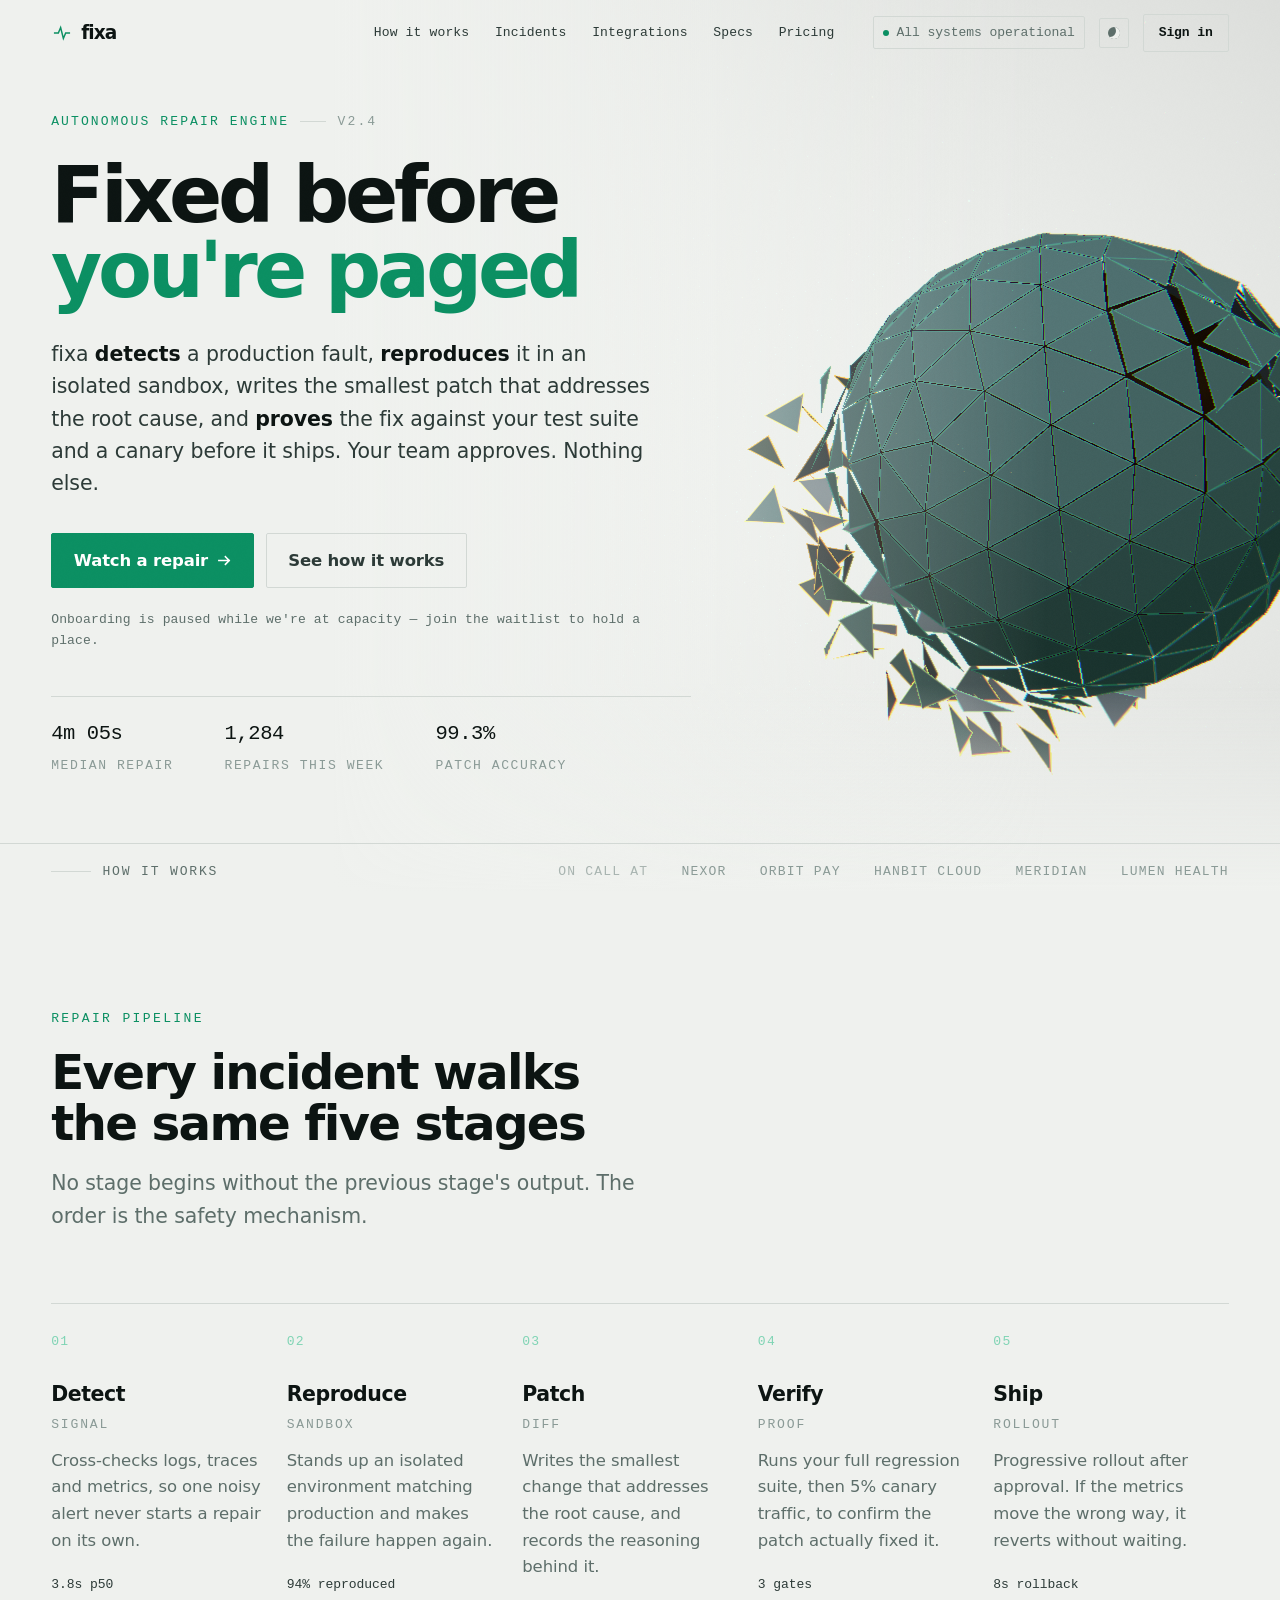
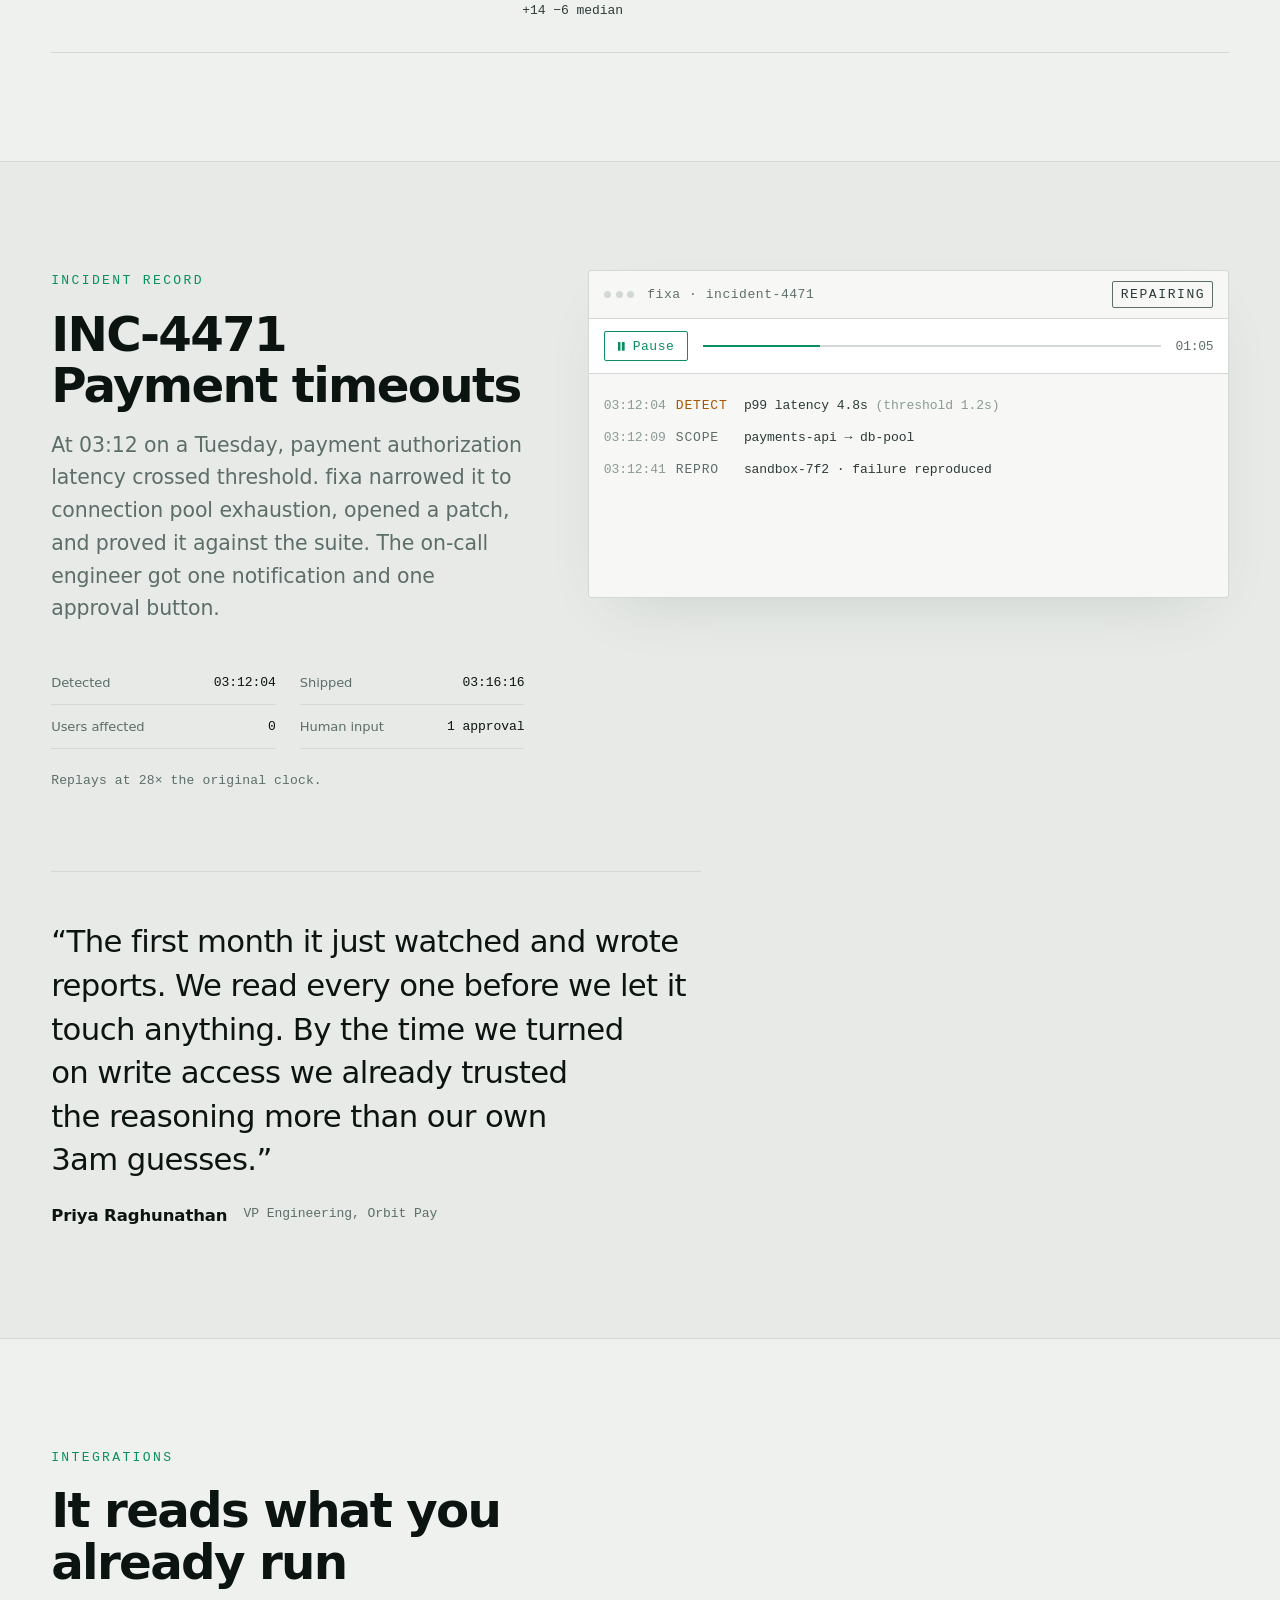
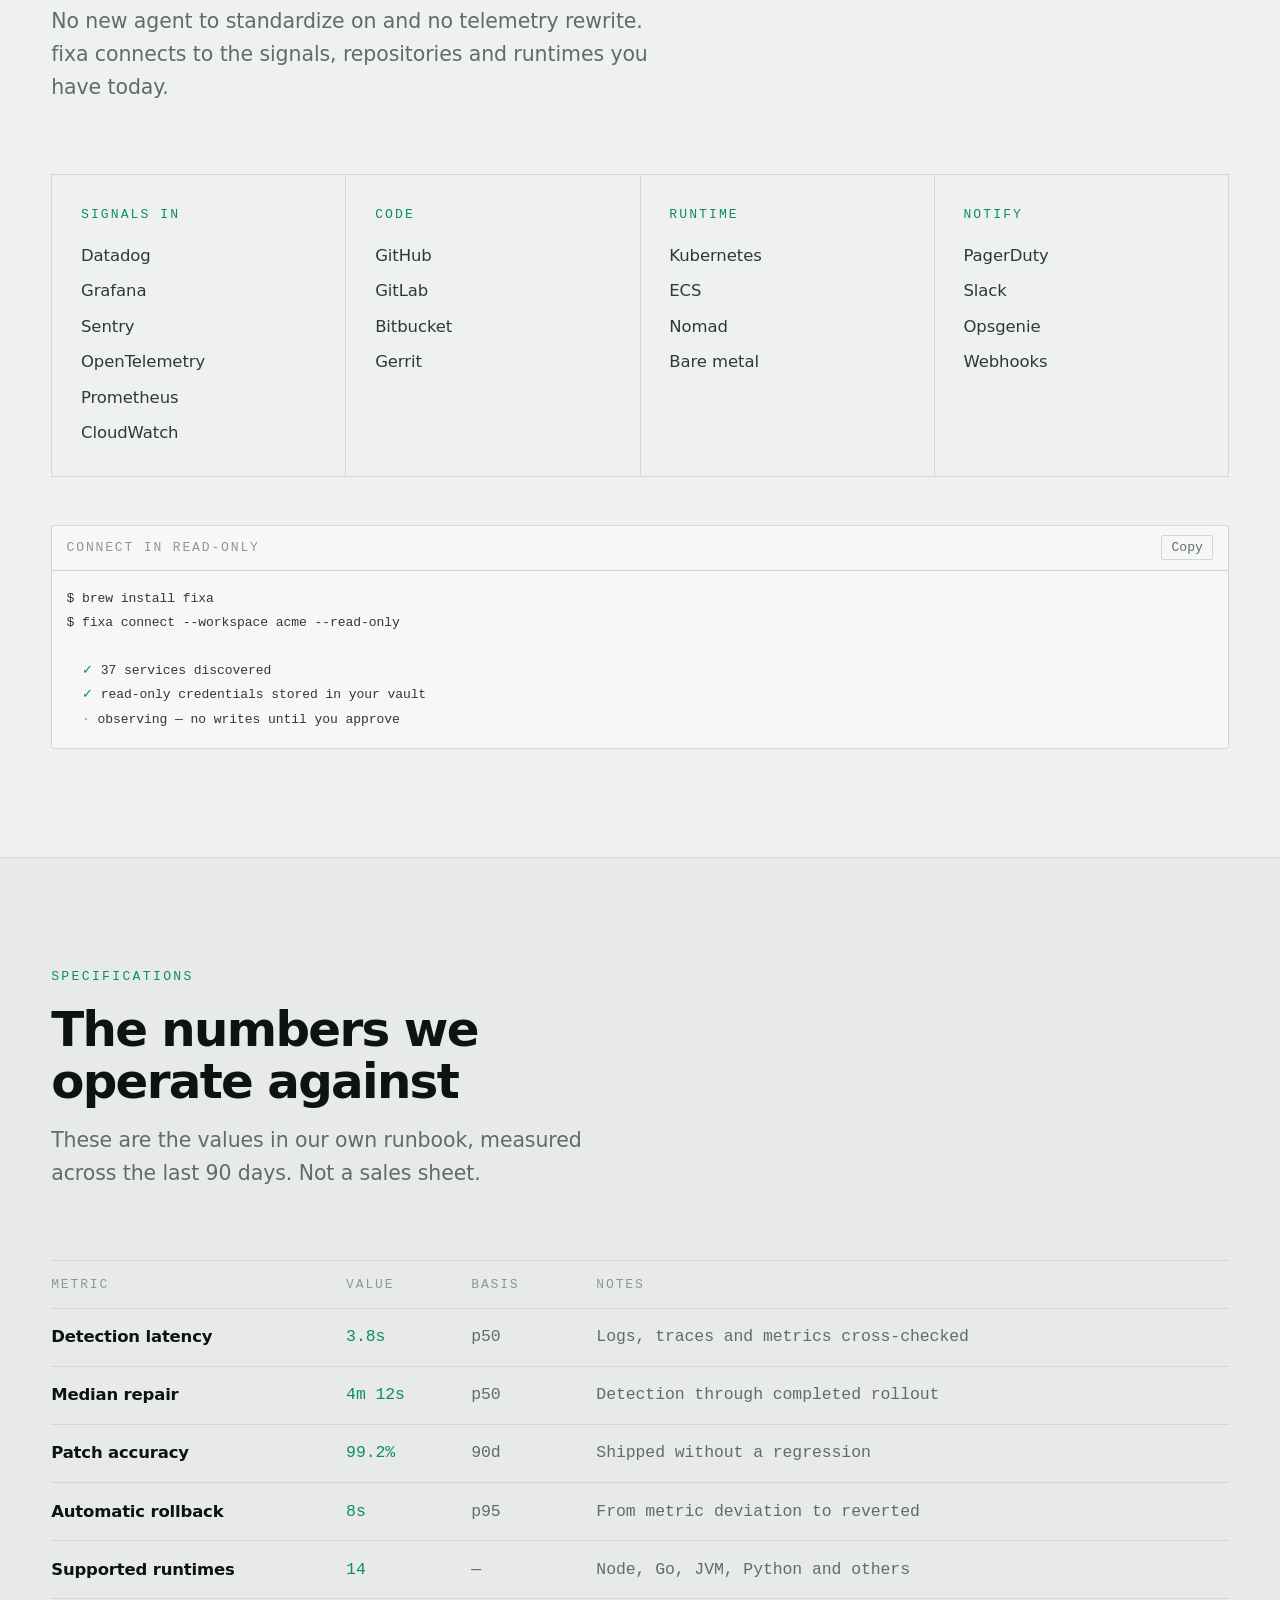
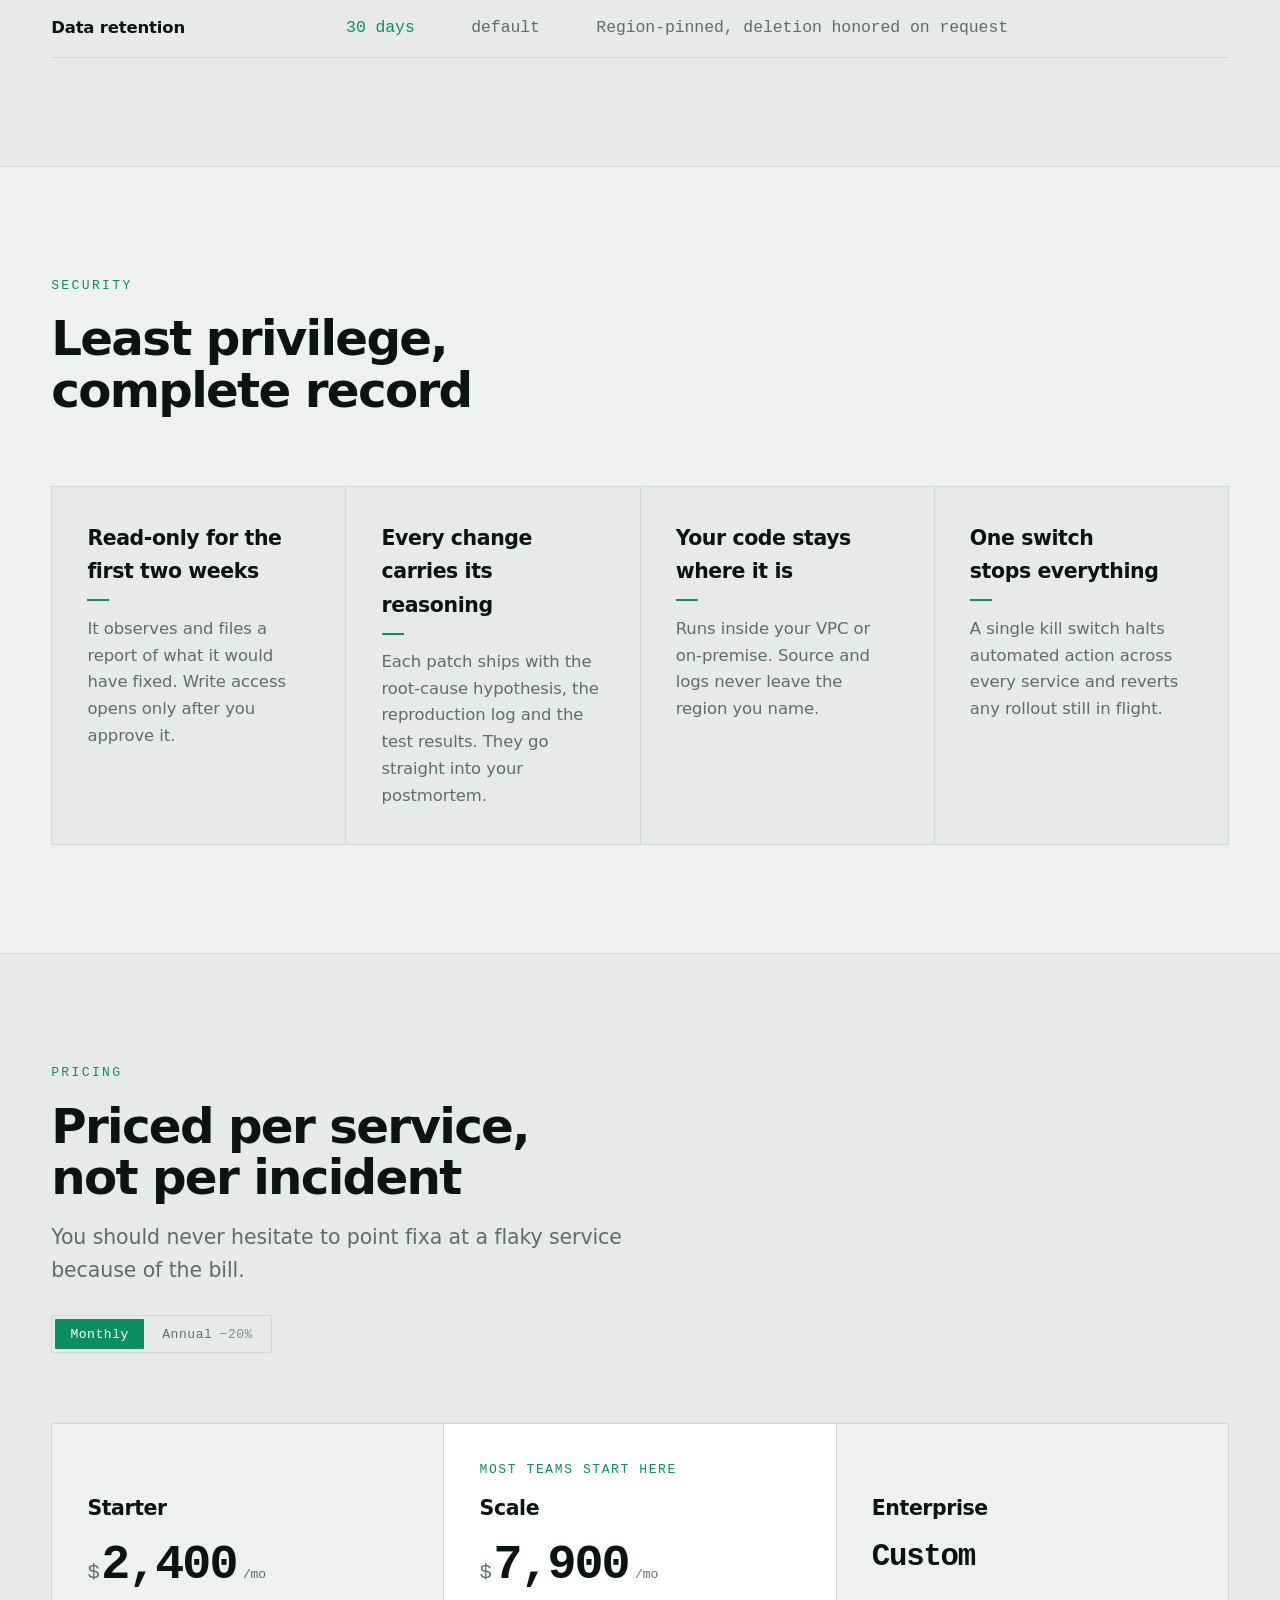
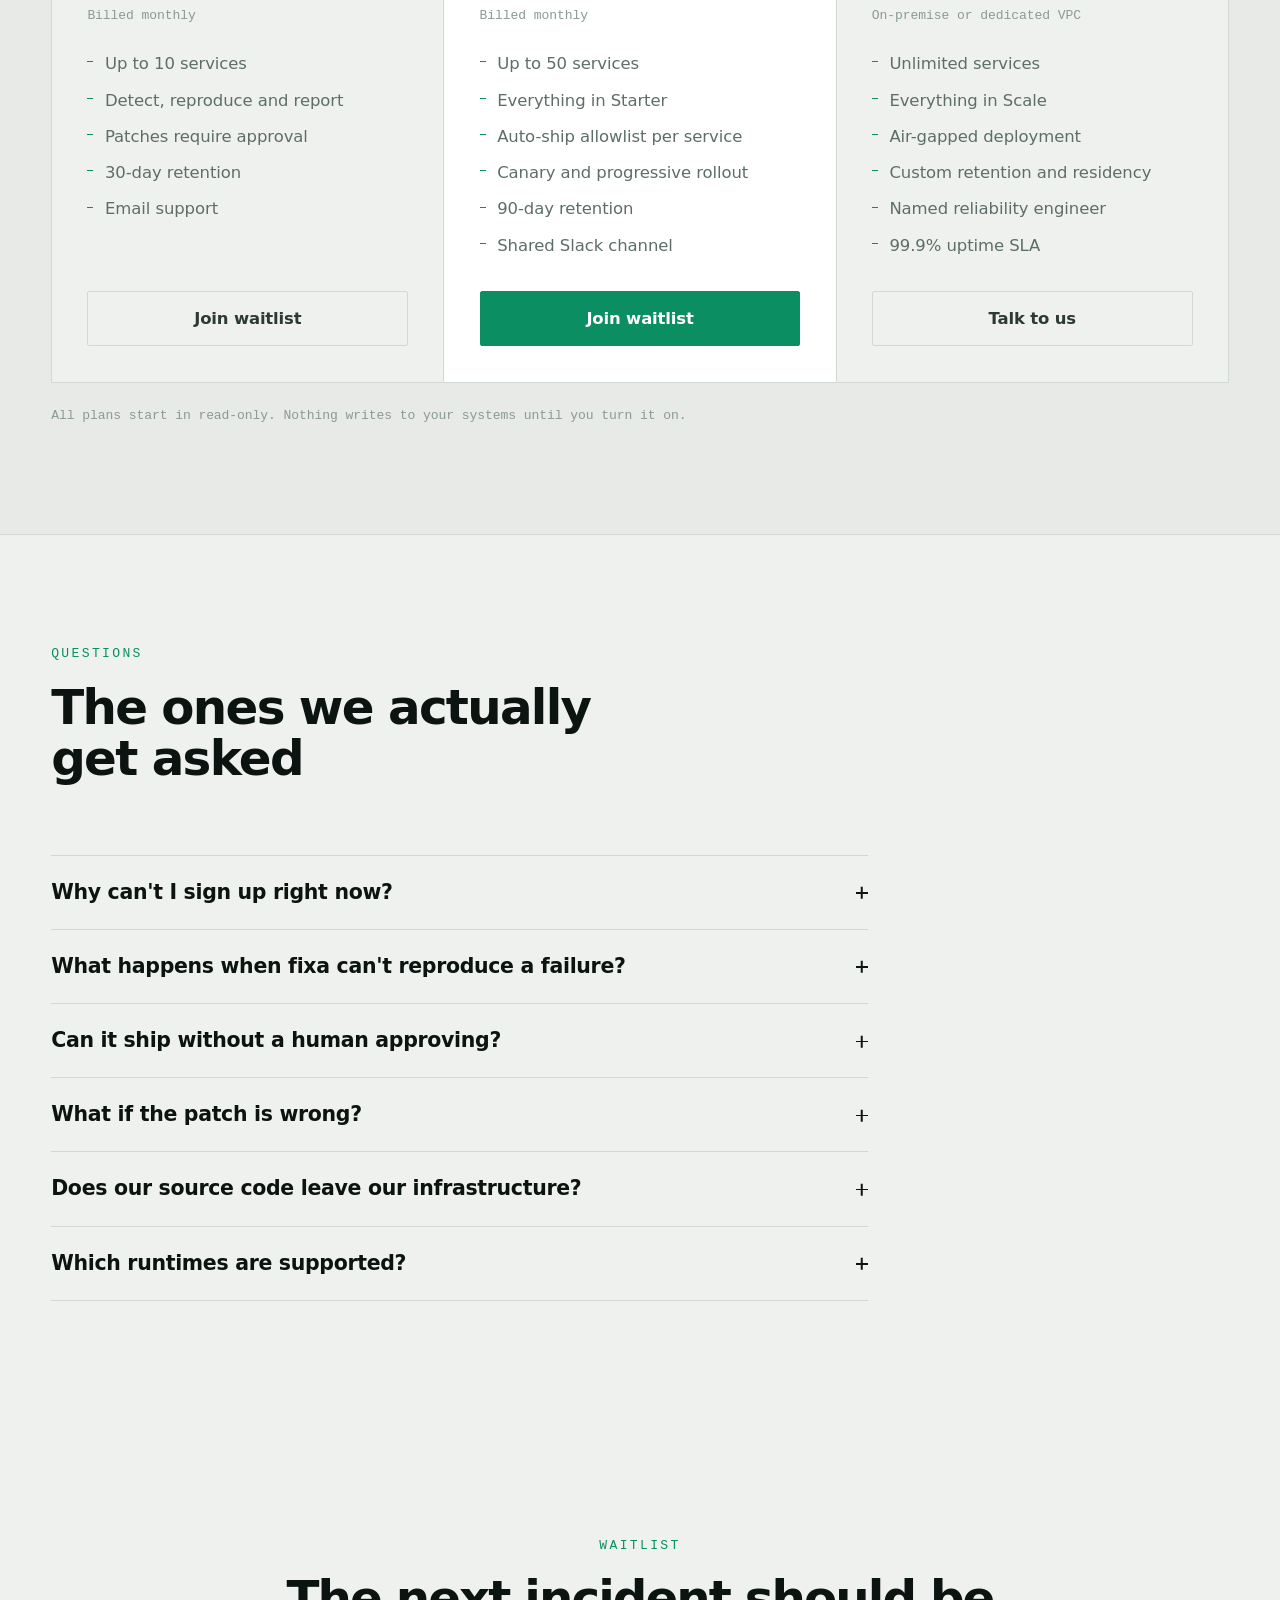
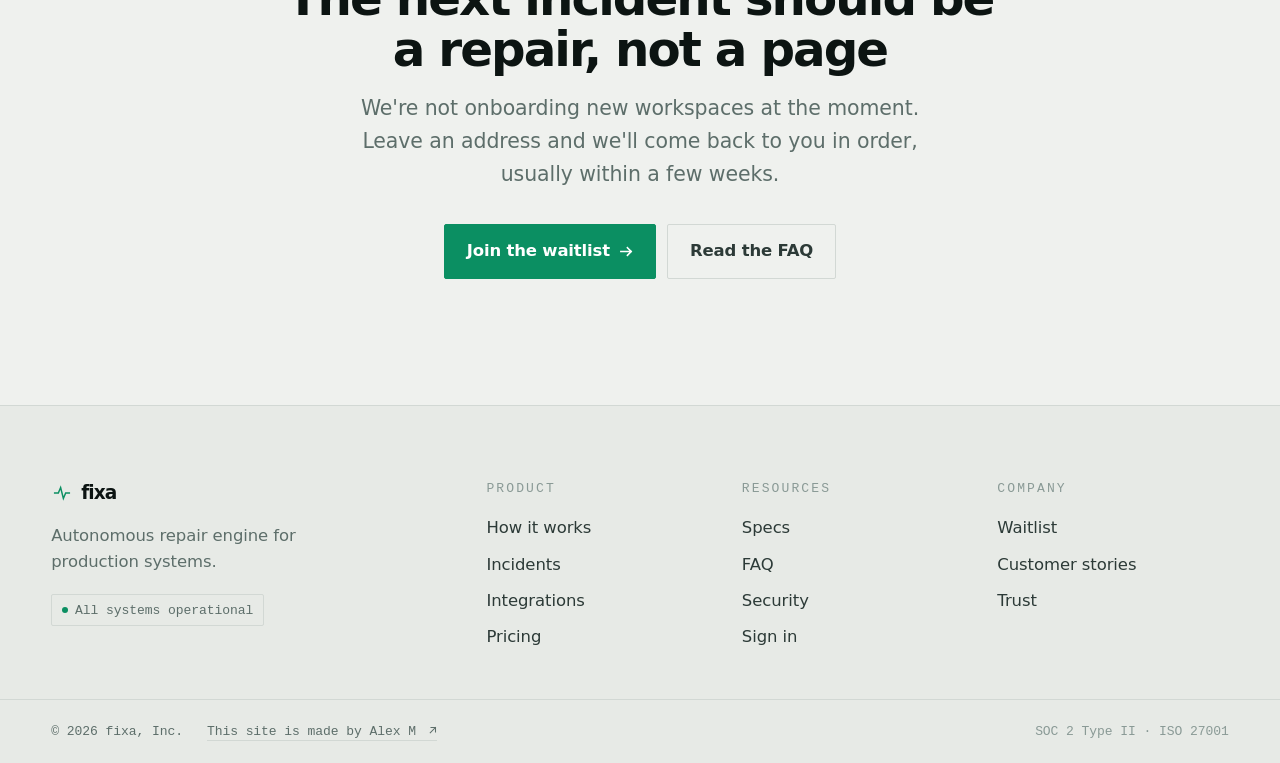
<file: index.html>
<!doctype html>
<html lang="en">
<head>
<meta charset="utf-8" />
<meta name="viewport" content="width=device-width, initial-scale=1, viewport-fit=cover" />
<title>fixa — Fixed before you're paged</title>
<meta name="description" content="fixa is an autonomous repair engine. It detects a production fault, reproduces it in an isolated sandbox, writes the smallest patch that fixes it, and proves the fix before shipping." />
<meta name="color-scheme" content="dark light" />
<link rel="stylesheet" href="assets/css/fixa.css" />
<script>
  /* marks that scripting is live, so scroll-reveal may hide things */
  document.documentElement.classList.add('js');
  /* restore a stored override before first paint; otherwise the OS decides */
  try {
    var t = localStorage.getItem('fixa-theme');
    if (t) document.documentElement.setAttribute('data-theme', t);
  } catch (e) {}
</script>
</head>
<body>

<a class="skip" href="#main">Skip to content</a>

<!-- ───────────────────────────────────────── nav -->
<header class="nav" id="nav">
  <div class="nav__in">
    <a class="brand" href="./" aria-label="fixa home">
      <span class="brand__mark" aria-hidden="true">
        <svg viewBox="0 0 24 24" fill="none" stroke="currentColor" stroke-width="1.6" stroke-linecap="square">
          <path d="M4 12h4l2.5-6 3 12L16 12h4" />
        </svg>
      </span>
      <span class="brand__word">fixa</span>
    </a>

    <nav class="nav__links" id="navlinks" aria-label="Primary">
      <a href="#how">How it works</a>
      <a href="#proof">Incidents</a>
      <a href="#connect">Integrations</a>
      <a href="#spec">Specs</a>
      <a href="#pricing">Pricing</a>
    </nav>

    <div class="nav__end">
      <p class="status" role="status">
        <span class="status__dot" aria-hidden="true"></span>
        <span class="status__txt">All systems operational</span>
      </p>
      <button class="themebtn" type="button" id="themebtn" aria-label="Toggle light and dark">
        <span class="themebtn__ico" aria-hidden="true"></span>
      </button>
      <a class="btn btn--sm" href="login.html">Sign in</a>
      <button class="menubtn" type="button" id="menubtn"
              aria-expanded="false" aria-controls="mobilemenu" aria-label="Open menu">
        <span class="menubtn__box" aria-hidden="true"><i></i><i></i></span>
      </button>
    </div>
  </div>

  <div class="mobilemenu" id="mobilemenu" hidden>
    <nav aria-label="Mobile">
      <a href="#how">How it works</a>
      <a href="#proof">Incidents</a>
      <a href="#connect">Integrations</a>
      <a href="#spec">Specs</a>
      <a href="#pricing">Pricing</a>
      <a href="#faq">FAQ</a>
    </nav>
    <div class="mobilemenu__ft">
      <p class="status">
        <span class="status__dot" aria-hidden="true"></span>
        <span class="status__txt">All systems operational</span>
      </p>
      <a class="btn btn--primary" href="login.html">Sign in</a>
    </div>
  </div>
</header>

<main id="main">

<!-- ───────────────────────────────────────── hero -->
<section class="hero" id="hero">

  <div class="stage" aria-hidden="true">
    <canvas id="gl" class="stage__gl"></canvas>
    <div class="stage__fb"></div>
    <div class="stage__scrim"></div>
  </div>

  <div class="hero__grid">
    <div class="hero__lede">
      <p class="eyebrow">
        <span class="eyebrow__k">Autonomous repair engine</span>
        <span class="eyebrow__sep" aria-hidden="true"></span>
        <span class="eyebrow__v">v2.4</span>
      </p>

      <h1 class="display" id="headline">
        <span class="display__ln" data-scramble>Fixed before</span>
        <span class="display__ln display__ln--accent" data-scramble data-delay="260">you're paged</span>
      </h1>

      <p class="lede">
        fixa <em>detects</em> a production fault, <em>reproduces</em> it in an isolated
        sandbox, writes the smallest patch that addresses the root cause, and
        <em>proves</em> the fix against your test suite and a canary before it ships.
        Your team approves. Nothing else.
      </p>

      <div class="ctarow">
        <a class="btn btn--primary" href="#proof" data-play>
          <span>Watch a repair</span>
          <svg class="btn__arw" viewBox="0 0 16 16" fill="none" stroke="currentColor" stroke-width="1.7" aria-hidden="true"><path d="M2 8h11M9 4l4 4-4 4" stroke-linecap="square"/></svg>
        </a>
        <a class="btn btn--ghost" href="#how">See how it works</a>
      </div>

      <p class="microcopy">
        Onboarding is paused while we're at capacity — join the waitlist to hold a place.
      </p>

      <dl class="stats" aria-label="Fleet metrics, last 7 days">
        <div class="stat">
          <dt>Median repair</dt>
          <dd><span class="num" data-tick="mttr">4m 12s</span></dd>
        </div>
        <div class="stat">
          <dt>Repairs this week</dt>
          <dd><span class="num" data-tick="fixed">1,284</span></dd>
        </div>
        <div class="stat">
          <dt>Patch accuracy</dt>
          <dd><span class="num" data-tick="acc">99.2%</span></dd>
        </div>
      </dl>
    </div>
  </div>

  <div class="hero__base">
    <a class="scrollcue" href="#how">
      <span class="scrollcue__ln" aria-hidden="true"></span>
      <span>How it works</span>
    </a>
    <div class="marks">
      <p class="marks__lb">On call at</p>
      <ul aria-label="Customers">
        <li>NEXOR</li><li>Orbit&nbsp;Pay</li><li>Hanbit&nbsp;Cloud</li><li>Meridian</li><li>Lumen&nbsp;Health</li>
      </ul>
    </div>
  </div>
</section>

<!-- ───────────────────────────────────────── pipeline -->
<section class="sec" id="how">
  <div class="sec__hd reveal">
    <p class="kicker">Repair pipeline</p>
    <h2 class="h2">Every incident walks <br />the same five stages</h2>
    <p class="sec__sub">
      No stage begins without the previous stage's output. The order is the safety mechanism.
    </p>
  </div>

  <ol class="pipe" id="pipe">
    <li class="pipe__i reveal">
      <p class="pipe__n">01</p>
      <h3 class="pipe__t">Detect <span>SIGNAL</span></h3>
      <p class="pipe__d">Cross-checks logs, traces and metrics, so one noisy alert never starts a repair on its own.</p>
      <p class="pipe__m">3.8s p50</p>
    </li>
    <li class="pipe__i reveal">
      <p class="pipe__n">02</p>
      <h3 class="pipe__t">Reproduce <span>SANDBOX</span></h3>
      <p class="pipe__d">Stands up an isolated environment matching production and makes the failure happen again.</p>
      <p class="pipe__m">94% reproduced</p>
    </li>
    <li class="pipe__i reveal">
      <p class="pipe__n">03</p>
      <h3 class="pipe__t">Patch <span>DIFF</span></h3>
      <p class="pipe__d">Writes the smallest change that addresses the root cause, and records the reasoning behind it.</p>
      <p class="pipe__m">+14 −6 median</p>
    </li>
    <li class="pipe__i reveal">
      <p class="pipe__n">04</p>
      <h3 class="pipe__t">Verify <span>PROOF</span></h3>
      <p class="pipe__d">Runs your full regression suite, then 5% canary traffic, to confirm the patch actually fixed it.</p>
      <p class="pipe__m">3 gates</p>
    </li>
    <li class="pipe__i reveal">
      <p class="pipe__n">05</p>
      <h3 class="pipe__t">Ship <span>ROLLOUT</span></h3>
      <p class="pipe__d">Progressive rollout after approval. If the metrics move the wrong way, it reverts without waiting.</p>
      <p class="pipe__m">8s rollback</p>
    </li>
  </ol>
</section>

<!-- ───────────────────────────────────────── repair player -->
<section class="sec sec--panel" id="proof">
  <div class="proof">
    <div class="proof__side reveal">
      <p class="kicker">Incident record</p>
      <h2 class="h2">INC‑4471<br />Payment timeouts</h2>
      <p class="sec__sub">
        At 03:12 on a Tuesday, payment authorization latency crossed threshold.
        fixa narrowed it to connection pool exhaustion, opened a patch, and proved it
        against the suite. The on-call engineer got one notification and one approval button.
      </p>
      <dl class="kv">
        <div><dt>Detected</dt><dd>03:12:04</dd></div>
        <div><dt>Shipped</dt><dd>03:16:16</dd></div>
        <div><dt>Users affected</dt><dd>0</dd></div>
        <div><dt>Human input</dt><dd>1 approval</dd></div>
      </dl>
      <p class="microcopy">Replays at 28× the original clock.</p>
    </div>

    <figure class="term reveal" id="player" aria-label="Repair log for incident 4471">
      <figcaption class="term__bar">
        <span class="term__dots" aria-hidden="true"><i></i><i></i><i></i></span>
        <span class="term__ttl">fixa · incident‑4471</span>
        <span class="term__st" id="playState" data-state="idle">STANDBY</span>
      </figcaption>

      <div class="player__ctl">
        <button class="pbtn" type="button" id="playBtn" aria-controls="playLog">
          <span class="pbtn__ico" id="playIco" aria-hidden="true"></span>
          <span id="playLbl">Play repair</span>
        </button>
        <div class="player__track" role="progressbar" aria-labelledby="playLbl"
             aria-valuemin="0" aria-valuemax="252" aria-valuenow="0" id="playTrack">
          <span class="player__fill" id="playFill"></span>
        </div>
        <span class="player__clock num" id="playClock">00:00</span>
      </div>

      <ol class="log" id="playLog">
        <li class="log__l" data-at="0"><span class="log__t">03:12:04</span><span class="log__k log__k--warn">DETECT</span><span class="log__v">p99 latency 4.8s <i>(threshold 1.2s)</i></span></li>
        <li class="log__l" data-at="5"><span class="log__t">03:12:09</span><span class="log__k">SCOPE</span><span class="log__v">payments‑api → db‑pool</span></li>
        <li class="log__l" data-at="37"><span class="log__t">03:12:41</span><span class="log__k">REPRO</span><span class="log__v">sandbox‑7f2 · failure reproduced</span></li>
        <li class="log__l" data-at="114" data-diff><span class="log__t">03:13:58</span><span class="log__k log__k--ok">PATCH</span><span class="log__v">pool.max 20 → 64, idle 30s → 5s</span></li>
        <li class="log__l" data-at="178"><span class="log__t">03:15:02</span><span class="log__k">VERIFY</span><span class="log__v">412 tests · canary 5% · p99 0.21s</span></li>
        <li class="log__l" data-at="252"><span class="log__t">03:16:16</span><span class="log__k log__k--ok">SHIP</span><span class="log__v">rollout 100% · rollback armed</span></li>
      </ol>

      <div class="term__diff" id="playDiff" data-open="false">
        <p class="term__difhd">patch · db/pool.ts</p>
        <p class="dl dl--del"><span>−</span> maxConnections: 20,</p>
        <p class="dl dl--add"><span>+</span> maxConnections: 64,</p>
        <p class="dl dl--add"><span>+</span> idleTimeoutMs: 5_000,</p>
      </div>
    </figure>
  </div>

  <blockquote class="quote reveal">
    <p class="quote__t">
      “The first month it just watched and wrote reports. We read every one before we
      let it touch anything. By the time we turned on write access we already trusted
      the reasoning more than our own 3am guesses.”
    </p>
    <footer class="quote__by">
      <span class="quote__nm">Priya Raghunathan</span>
      <span class="quote__ro">VP Engineering, Orbit Pay</span>
    </footer>
  </blockquote>
</section>

<!-- ───────────────────────────────────────── integrations -->
<section class="sec" id="connect">
  <div class="sec__hd reveal">
    <p class="kicker">Integrations</p>
    <h2 class="h2">It reads what you<br />already run</h2>
    <p class="sec__sub">
      No new agent to standardize on and no telemetry rewrite. fixa connects to the
      signals, repositories and runtimes you have today.
    </p>
  </div>

  <div class="conn reveal">
    <div class="conn__grp">
      <h3 class="conn__h">Signals in</h3>
      <ul class="conn__l">
        <li>Datadog</li><li>Grafana</li><li>Sentry</li>
        <li>OpenTelemetry</li><li>Prometheus</li><li>CloudWatch</li>
      </ul>
    </div>
    <div class="conn__grp">
      <h3 class="conn__h">Code</h3>
      <ul class="conn__l">
        <li>GitHub</li><li>GitLab</li><li>Bitbucket</li><li>Gerrit</li>
      </ul>
    </div>
    <div class="conn__grp">
      <h3 class="conn__h">Runtime</h3>
      <ul class="conn__l">
        <li>Kubernetes</li><li>ECS</li><li>Nomad</li><li>Bare metal</li>
      </ul>
    </div>
    <div class="conn__grp">
      <h3 class="conn__h">Notify</h3>
      <ul class="conn__l">
        <li>PagerDuty</li><li>Slack</li><li>Opsgenie</li><li>Webhooks</li>
      </ul>
    </div>
  </div>

  <div class="snip reveal">
    <div class="snip__hd">
      <span class="snip__lb">Connect in read-only</span>
      <button class="copybtn" type="button" data-copy="fixa connect --workspace acme --read-only">
        <span class="copybtn__t">Copy</span>
      </button>
    </div>
    <pre class="snip__body"><code>$ brew install fixa
$ fixa connect --workspace acme --read-only

  <span class="c-ok">✓</span> 37 services discovered
  <span class="c-ok">✓</span> read-only credentials stored in your vault
  <span class="c-mut">·</span> observing — no writes until you approve</code></pre>
  </div>
</section>

<!-- ───────────────────────────────────────── spec -->
<section class="sec sec--panel" id="spec">
  <div class="sec__hd reveal">
    <p class="kicker">Specifications</p>
    <h2 class="h2">The numbers we<br />operate against</h2>
    <p class="sec__sub">These are the values in our own runbook, measured across the last 90 days. Not a sales sheet.</p>
  </div>

  <div class="tablewrap reveal">
    <table class="tbl">
      <caption class="sr">fixa operating specifications</caption>
      <thead>
        <tr><th scope="col">Metric</th><th scope="col">Value</th><th scope="col">Basis</th><th scope="col">Notes</th></tr>
      </thead>
      <tbody>
        <tr><th scope="row">Detection latency</th><td class="n">3.8s</td><td class="n n--unit">p50</td><td>Logs, traces and metrics cross-checked</td></tr>
        <tr><th scope="row">Median repair</th><td class="n">4m 12s</td><td class="n n--unit">p50</td><td>Detection through completed rollout</td></tr>
        <tr><th scope="row">Patch accuracy</th><td class="n">99.2%</td><td class="n n--unit">90d</td><td>Shipped without a regression</td></tr>
        <tr><th scope="row">Automatic rollback</th><td class="n">8s</td><td class="n n--unit">p95</td><td>From metric deviation to reverted</td></tr>
        <tr><th scope="row">Supported runtimes</th><td class="n">14</td><td class="n n--unit">—</td><td>Node, Go, JVM, Python and others</td></tr>
        <tr><th scope="row">Data retention</th><td class="n">30 days</td><td class="n n--unit">default</td><td>Region-pinned, deletion honored on request</td></tr>
      </tbody>
    </table>
  </div>
</section>

<!-- ───────────────────────────────────────── trust -->
<section class="sec" id="trust">
  <div class="sec__hd reveal">
    <p class="kicker">Security</p>
    <h2 class="h2">Least privilege,<br />complete record</h2>
  </div>
  <ul class="cards">
    <li class="card reveal">
      <h3 class="card__t">Read-only for the first two weeks</h3>
      <p class="card__d">It observes and files a report of what it would have fixed. Write access opens only after you approve it.</p>
    </li>
    <li class="card reveal">
      <h3 class="card__t">Every change carries its reasoning</h3>
      <p class="card__d">Each patch ships with the root-cause hypothesis, the reproduction log and the test results. They go straight into your postmortem.</p>
    </li>
    <li class="card reveal">
      <h3 class="card__t">Your code stays where it is</h3>
      <p class="card__d">Runs inside your VPC or on-premise. Source and logs never leave the region you name.</p>
    </li>
    <li class="card reveal">
      <h3 class="card__t">One switch stops everything</h3>
      <p class="card__d">A single kill switch halts automated action across every service and reverts any rollout still in flight.</p>
    </li>
  </ul>
</section>

<!-- ───────────────────────────────────────── pricing -->
<section class="sec sec--panel" id="pricing">
  <div class="sec__hd reveal">
    <p class="kicker">Pricing</p>
    <h2 class="h2">Priced per service,<br />not per incident</h2>
    <p class="sec__sub">
      You should never hesitate to point fixa at a flaky service because of the bill.
    </p>

    <div class="billing" role="group" aria-label="Billing period">
      <button class="billing__b" type="button" data-billing="monthly" aria-pressed="true">Monthly</button>
      <button class="billing__b" type="button" data-billing="annual" aria-pressed="false">
        Annual <span class="billing__save">−20%</span>
      </button>
    </div>
  </div>

  <ul class="plans">
    <li class="plan reveal">
      <p class="plan__tag" aria-hidden="true">&nbsp;</p>
      <h3 class="plan__n">Starter</h3>
      <p class="plan__p">
        <span class="plan__cur">$</span><span class="plan__v" data-monthly="2400" data-annual="1920">2,400</span>
        <span class="plan__per">/mo</span>
      </p>
      <p class="plan__note" data-billing-note>Billed monthly</p>
      <ul class="plan__l">
        <li>Up to 10 services</li>
        <li>Detect, reproduce and report</li>
        <li>Patches require approval</li>
        <li>30-day retention</li>
        <li>Email support</li>
      </ul>
      <a class="btn btn--ghost plan__cta" href="login.html">Join waitlist</a>
    </li>

    <li class="plan plan--lead reveal">
      <p class="plan__tag">Most teams start here</p>
      <h3 class="plan__n">Scale</h3>
      <p class="plan__p">
        <span class="plan__cur">$</span><span class="plan__v" data-monthly="7900" data-annual="6320">7,900</span>
        <span class="plan__per">/mo</span>
      </p>
      <p class="plan__note" data-billing-note>Billed monthly</p>
      <ul class="plan__l">
        <li>Up to 50 services</li>
        <li>Everything in Starter</li>
        <li>Auto-ship allowlist per service</li>
        <li>Canary and progressive rollout</li>
        <li>90-day retention</li>
        <li>Shared Slack channel</li>
      </ul>
      <a class="btn btn--primary plan__cta" href="login.html">Join waitlist</a>
    </li>

    <li class="plan reveal">
      <p class="plan__tag" aria-hidden="true">&nbsp;</p>
      <h3 class="plan__n">Enterprise</h3>
      <p class="plan__p"><span class="plan__v plan__v--word">Custom</span></p>
      <p class="plan__note">On-premise or dedicated VPC</p>
      <ul class="plan__l">
        <li>Unlimited services</li>
        <li>Everything in Scale</li>
        <li>Air-gapped deployment</li>
        <li>Custom retention and residency</li>
        <li>Named reliability engineer</li>
        <li>99.9% uptime SLA</li>
      </ul>
      <a class="btn btn--ghost plan__cta" href="login.html">Talk to us</a>
    </li>
  </ul>

  <p class="plans__ft reveal">
    All plans start in read-only. Nothing writes to your systems until you turn it on.
  </p>
</section>

<!-- ───────────────────────────────────────── faq -->
<section class="sec" id="faq">
  <div class="sec__hd reveal">
    <p class="kicker">Questions</p>
    <h2 class="h2">The ones we actually<br />get asked</h2>
  </div>

  <div class="faq reveal">
    <details class="faq__i" name="faq">
      <summary class="faq__q">Why can't I sign up right now?<span class="faq__x" aria-hidden="true"></span></summary>
      <div class="faq__a"><p>
        Onboarding a workspace is hands-on for us — we tune detection against your
        actual signals before fixa is allowed near a patch. We have more services
        under repair than we can onboard well, so new workspaces are paused rather
        than run badly. The waitlist is in order and we work through it weekly.
      </p></div>
    </details>

    <details class="faq__i" name="faq">
      <summary class="faq__q">What happens when fixa can't reproduce a failure?<span class="faq__x" aria-hidden="true"></span></summary>
      <div class="faq__a"><p>
        It stops. A patch is never written against a failure that was not reproduced
        in the sandbox first. You get the detection record, the traces it correlated
        and what it tried, and the incident is handed to a human.
      </p></div>
    </details>

    <details class="faq__i" name="faq">
      <summary class="faq__q">Can it ship without a human approving?<span class="faq__x" aria-hidden="true"></span></summary>
      <div class="faq__a"><p>
        Not by default. Every rollout waits for an approval. Teams that have watched
        it for a while tend to allowlist specific low-risk services — config bounds,
        pool sizes, timeouts — and keep approval on everything else. The allowlist is
        per service and revocable at any moment.
      </p></div>
    </details>

    <details class="faq__i" name="faq">
      <summary class="faq__q">What if the patch is wrong?<span class="faq__x" aria-hidden="true"></span></summary>
      <div class="faq__a"><p>
        Three things have to pass before a patch reaches full traffic: your regression
        suite, a 5% canary, and the metric that opened the incident returning to
        normal. After rollout, deviation triggers an automatic revert in about eight
        seconds at p95 — faster than a human can read the alert.
      </p></div>
    </details>

    <details class="faq__i" name="faq">
      <summary class="faq__q">Does our source code leave our infrastructure?<span class="faq__x" aria-hidden="true"></span></summary>
      <div class="faq__a"><p>
        No. fixa runs inside your VPC or on-premise. Source, logs and traces stay in
        the region you name. What leaves is billing metadata and, if you opt in,
        anonymous failure-class counts that help us improve detection.
      </p></div>
    </details>

    <details class="faq__i" name="faq">
      <summary class="faq__q">Which runtimes are supported?<span class="faq__x" aria-hidden="true"></span></summary>
      <div class="faq__a"><p>
        Fourteen today. Node, Deno, Go, JVM languages, Python, Ruby, Rust, PHP,
        .NET and Elixir cover almost everyone who asks. Reproduction quality is
        highest where you already have integration tests worth running.
      </p></div>
    </details>
  </div>
</section>

<!-- ───────────────────────────────────────── cta -->
<section class="cta" id="cta">
  <div class="cta__in reveal">
    <p class="kicker">Waitlist</p>
    <h2 class="cta__t">The next incident should be<br />a repair, not a page</h2>
    <p class="sec__sub">
      We're not onboarding new workspaces at the moment. Leave an address and we'll
      come back to you in order, usually within a few weeks.
    </p>
    <div class="ctarow">
      <a class="btn btn--primary" href="login.html">
        <span>Join the waitlist</span>
        <svg class="btn__arw" viewBox="0 0 16 16" fill="none" stroke="currentColor" stroke-width="1.7" aria-hidden="true"><path d="M2 8h11M9 4l4 4-4 4" stroke-linecap="square"/></svg>
      </a>
      <a class="btn btn--ghost" href="#faq">Read the FAQ</a>
    </div>
  </div>
</section>

</main>

<footer class="foot">
  <div class="foot__in">
    <div class="foot__id">
      <a class="brand" href="./" aria-label="fixa home">
        <span class="brand__mark" aria-hidden="true">
          <svg viewBox="0 0 24 24" fill="none" stroke="currentColor" stroke-width="1.6" stroke-linecap="square">
            <path d="M4 12h4l2.5-6 3 12L16 12h4" />
          </svg>
        </span>
        <span class="brand__word">fixa</span>
      </a>
      <p class="foot__blurb">Autonomous repair engine for production systems.</p>
      <p class="status status--foot">
        <span class="status__dot" aria-hidden="true"></span>
        <span class="status__txt">All systems operational</span>
      </p>
    </div>

    <nav class="foot__cols" aria-label="Footer">
      <div class="foot__col">
        <h2 class="foot__h">Product</h2>
        <ul>
          <li><a href="#how">How it works</a></li>
          <li><a href="#proof">Incidents</a></li>
          <li><a href="#connect">Integrations</a></li>
          <li><a href="#pricing">Pricing</a></li>
        </ul>
      </div>
      <div class="foot__col">
        <h2 class="foot__h">Resources</h2>
        <ul>
          <li><a href="#spec">Specs</a></li>
          <li><a href="#faq">FAQ</a></li>
          <li><a href="#trust">Security</a></li>
          <li><a href="login.html">Sign in</a></li>
        </ul>
      </div>
      <div class="foot__col">
        <h2 class="foot__h">Company</h2>
        <ul>
          <li><a href="#cta">Waitlist</a></li>
          <li><a href="#proof">Customer stories</a></li>
          <li><a href="#trust">Trust</a></li>
        </ul>
      </div>
    </nav>
  </div>

  <div class="foot__base">
    <p class="foot__note">© 2026 fixa, Inc.</p>
    <p class="foot__note">
      <a class="foot__credit" href="https://www.upwork.com/freelancers/~01238100bda052dcdb?mp_source=share"
         target="_blank" rel="noopener noreferrer">
        This site is made by Alex M
        <svg viewBox="0 0 12 12" fill="none" stroke="currentColor" stroke-width="1.4" aria-hidden="true" class="foot__ext"><path d="M4 2h6v6M10 2 3 9" stroke-linecap="square"/></svg>
      </a>
    </p>
    <p class="foot__note foot__note--dim">SOC 2 Type II · ISO 27001</p>
  </div>
</footer>

<script src="assets/js/hero-gl.js"></script>
<script src="assets/js/site.js"></script>
</body>
</html>
</file>
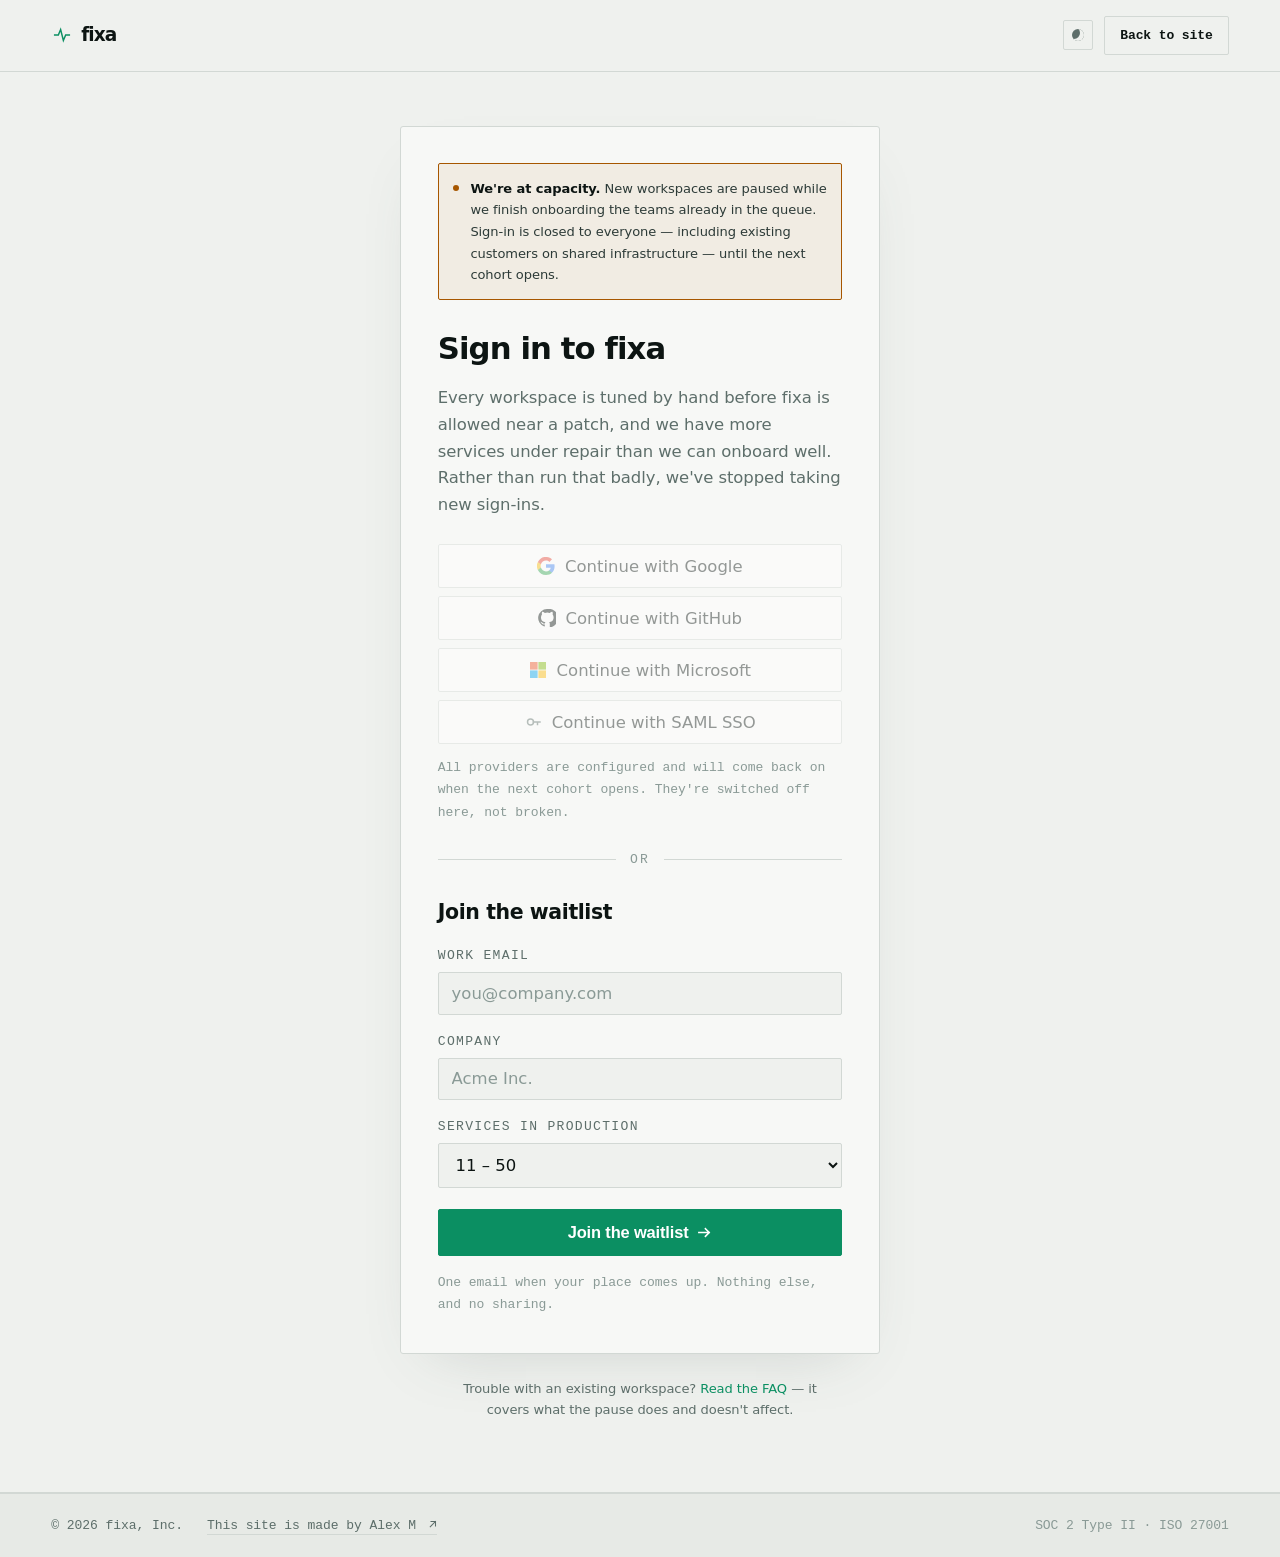
<file: login.html>
<!doctype html>
<html lang="en">
<head>
<meta charset="utf-8" />
<meta name="viewport" content="width=device-width, initial-scale=1, viewport-fit=cover" />
<title>Sign in — fixa</title>
<meta name="description" content="fixa is at capacity and new workspaces are paused. Join the waitlist and we'll come back to you in order." />
<meta name="color-scheme" content="dark light" />
<meta name="robots" content="noindex" />
<link rel="stylesheet" href="assets/css/fixa.css" />
<script>
  document.documentElement.classList.add('js');
  try {
    var t = localStorage.getItem('fixa-theme');
    if (t) document.documentElement.setAttribute('data-theme', t);
  } catch (e) {}
</script>
</head>
<body class="authbody">

<a class="skip" href="#auth">Skip to content</a>

<header class="authnav">
  <a class="brand" href="./" aria-label="fixa home">
    <span class="brand__mark" aria-hidden="true">
      <svg viewBox="0 0 24 24" fill="none" stroke="currentColor" stroke-width="1.6" stroke-linecap="square">
        <path d="M4 12h4l2.5-6 3 12L16 12h4" />
      </svg>
    </span>
    <span class="brand__word">fixa</span>
  </a>
  <div class="authnav__end">
    <button class="themebtn" type="button" id="themebtn" aria-label="Toggle light and dark">
      <span class="themebtn__ico" aria-hidden="true"></span>
    </button>
    <a class="btn btn--sm" href="./">Back to site</a>
  </div>
</header>

<main class="auth" id="auth">
  <div class="auth__card">

    <p class="notice" role="status">
      <span class="notice__dot" aria-hidden="true"></span>
      <span>
        <strong>We're at capacity.</strong> New workspaces are paused while we finish
        onboarding the teams already in the queue. Sign-in is closed to everyone — including
        existing customers on shared infrastructure — until the next cohort opens.
      </span>
    </p>

    <h1 class="auth__t">Sign in to fixa</h1>
    <p class="auth__sub">
      Every workspace is tuned by hand before fixa is allowed near a patch, and we
      have more services under repair than we can onboard well. Rather than run that
      badly, we've stopped taking new sign-ins.
    </p>

    <div class="prov" aria-describedby="provwhy">
      <button class="prov__b" type="button" disabled>
        <span class="prov__i" aria-hidden="true">
          <svg viewBox="0 0 18 18"><path fill="#4285F4" d="M17.6 9.2c0-.6-.1-1.3-.2-1.9H9v3.5h4.8a4.1 4.1 0 0 1-1.8 2.7v2.3h2.9c1.7-1.6 2.7-3.9 2.7-6.6z"/><path fill="#34A853" d="M9 18c2.4 0 4.5-.8 6-2.2l-2.9-2.3c-.8.6-1.9.9-3.1.9-2.4 0-4.4-1.6-5.1-3.8H.9v2.3A9 9 0 0 0 9 18z"/><path fill="#FBBC05" d="M3.9 10.6a5.4 5.4 0 0 1 0-3.4V4.9H.9a9 9 0 0 0 0 8.1l3-2.4z"/><path fill="#EA4335" d="M9 3.6c1.3 0 2.5.5 3.4 1.3l2.6-2.6A9 9 0 0 0 .9 4.9l3 2.3C4.6 5.1 6.6 3.6 9 3.6z"/></svg>
        </span>
        <span>Continue with Google</span>
      </button>

      <button class="prov__b" type="button" disabled>
        <span class="prov__i" aria-hidden="true">
          <svg viewBox="0 0 18 18" fill="currentColor"><path d="M9 0a9 9 0 0 0-2.8 17.5c.4.1.6-.2.6-.4v-1.6C4.3 15.9 3.8 14.6 3.8 14.6c-.4-1-1-1.3-1-1.3-.8-.6.1-.6.1-.6.9.1 1.4.9 1.4.9.8 1.4 2.1 1 2.6.8.1-.6.3-1 .6-1.3-2.2-.2-4.5-1.1-4.5-4.9 0-1.1.4-2 1-2.7-.1-.2-.4-1.2.1-2.6 0 0 .8-.3 2.7 1a9.3 9.3 0 0 1 5 0c1.9-1.3 2.7-1 2.7-1 .5 1.4.2 2.4.1 2.6.6.7 1 1.6 1 2.7 0 3.8-2.3 4.7-4.5 4.9.3.3.7 1 .7 2v2.9c0 .3.1.6.6.4A9 9 0 0 0 9 0z"/></svg>
        </span>
        <span>Continue with GitHub</span>
      </button>

      <button class="prov__b" type="button" disabled>
        <span class="prov__i" aria-hidden="true">
          <svg viewBox="0 0 18 18"><path fill="#F25022" d="M1 1h7.6v7.6H1z"/><path fill="#7FBA00" d="M9.4 1H17v7.6H9.4z"/><path fill="#00A4EF" d="M1 9.4h7.6V17H1z"/><path fill="#FFB900" d="M9.4 9.4H17V17H9.4z"/></svg>
        </span>
        <span>Continue with Microsoft</span>
      </button>

      <button class="prov__b" type="button" disabled>
        <span class="prov__i prov__i--key" aria-hidden="true">
          <svg viewBox="0 0 18 18" fill="none" stroke="currentColor" stroke-width="1.5"><circle cx="6.5" cy="9" r="3"/><path d="M9.5 9H16m-2.5 0v2.5" stroke-linecap="square"/></svg>
        </span>
        <span>Continue with SAML SSO</span>
      </button>
    </div>

    <p class="prov__why" id="provwhy">
      All providers are configured and will come back on when the next cohort opens.
      They're switched off here, not broken.
    </p>

    <div class="auth__or"><span>or</span></div>

    <!-- the one thing on this page that is actually live -->
    <form class="wl" id="waitlist" novalidate>
      <h2 class="wl__t">Join the waitlist</h2>

      <div class="field">
        <label class="field__l" for="wl-email">Work email</label>
        <input class="field__i" type="email" id="wl-email" name="email"
               autocomplete="email" placeholder="you@company.com"
               aria-describedby="wl-email-err" required />
        <p class="field__e" id="wl-email-err" hidden></p>
      </div>

      <div class="field">
        <label class="field__l" for="wl-company">Company</label>
        <input class="field__i" type="text" id="wl-company" name="company"
               autocomplete="organization" placeholder="Acme Inc."
               aria-describedby="wl-company-err" required />
        <p class="field__e" id="wl-company-err" hidden></p>
      </div>

      <div class="field">
        <label class="field__l" for="wl-svc">Services in production</label>
        <select class="field__i" id="wl-svc" name="services">
          <option value="1-10">1 – 10</option>
          <option value="11-50" selected>11 – 50</option>
          <option value="51-200">51 – 200</option>
          <option value="200+">200+</option>
        </select>
      </div>

      <button class="btn btn--primary wl__go" type="submit">
        <span>Join the waitlist</span>
        <svg class="btn__arw" viewBox="0 0 16 16" fill="none" stroke="currentColor" stroke-width="1.7" aria-hidden="true"><path d="M2 8h11M9 4l4 4-4 4" stroke-linecap="square"/></svg>
      </button>

      <p class="wl__fine">
        One email when your place comes up. Nothing else, and no sharing.
      </p>
    </form>

    <div class="wl__done" id="waitlistDone" hidden>
      <p class="wl__badge" aria-hidden="true">✓</p>
      <h2 class="wl__t">You're on the list</h2>
      <p class="wl__msg" id="waitlistMsg"></p>
      <dl class="wl__rec" id="waitlistRec"></dl>
      <button class="btn btn--ghost" type="button" id="waitlistEdit">Use a different address</button>
    </div>

  </div>

  <p class="auth__ft">
    Trouble with an existing workspace?
    <a href="./#faq">Read the FAQ</a> — it covers what the pause does and doesn't affect.
  </p>
</main>

<footer class="foot foot--auth">
  <div class="foot__base">
    <p class="foot__note">© 2026 fixa, Inc.</p>
    <p class="foot__note">
      <a class="foot__credit" href="https://www.upwork.com/freelancers/~01238100bda052dcdb?mp_source=share"
         target="_blank" rel="noopener noreferrer">
        This site is made by Alex M
        <svg viewBox="0 0 12 12" fill="none" stroke="currentColor" stroke-width="1.4" aria-hidden="true" class="foot__ext"><path d="M4 2h6v6M10 2 3 9" stroke-linecap="square"/></svg>
      </a>
    </p>
    <p class="foot__note foot__note--dim">SOC 2 Type II · ISO 27001</p>
  </div>
</footer>

<script src="assets/js/site.js"></script>
<script src="assets/js/login.js"></script>
</body>
</html>
</file>
<file: assets/css/fixa.css>
/* ============================================================
   fixa — autonomous repair engine
   Design tokens → components. Never style inside a media query;
   only redefine tokens there, so the theme toggle can win.
   ============================================================ */

/* ---------- 1. tokens ------------------------------------- */

:root {
  /* dark is the home world: an instrument enclosure at 3am */
  --ground:      #080A0C;
  --ground-2:    #0B0F11;
  --panel:       #0E1315;
  --panel-2:     #121A1C;
  --hair:        #1C2528;
  --ink:         #E6EFEC;
  --ink-2:       #B4C4C0;
  --muted:       #7E918D;
  --faint:       #55635F;

  /* the two states of a repair. all boldness lives here. */
  --ok:          #3DEBB0;
  --ok-dim:      #1E8C68;
  --ok-glow:     #3DEBB033;
  --warn:        #FFA033;
  --warn-dim:    #A8611A;

  --on-accent:   #04110C;
  --sel:         #3DEBB026;

  --shadow-lg:   0 30px 80px -40px #000000CC;
  --grain:       .035;

  /* shader palette (read by JS, so the canvas obeys the theme) */
  --gl-bg:       8, 10, 12;
  --gl-shell:    78, 94, 104;
  --gl-ok:       61, 235, 176;
  --gl-warn:     255, 160, 51;
  --gl-bloom:    1.0;
  --gl-emis:     1.0;      /* emissive scale: seams, rim, core, drift */
  --gl-amb:      0.055;    /* ambient floor on the shard facets */
  --gl-vig:      0.55;

  /* type */
  --f-display: "Pretendard", -apple-system, BlinkMacSystemFont, "Apple SD Gothic Neo",
               "Segoe UI", "Malgun Gothic", "Noto Sans KR", system-ui, sans-serif;
  --f-mono: ui-monospace, SFMono-Regular, "SF Mono", Menlo, Consolas,
            "Roboto Mono", "D2Coding", monospace;

  --s--1: clamp(.75rem, .72rem + .12vw, .82rem);
  --s-0:  clamp(.94rem, .9rem + .18vw, 1.03rem);
  --s-1:  clamp(1.06rem, .98rem + .38vw, 1.28rem);
  --s-2:  clamp(1.4rem, 1.2rem + .9vw, 2rem);
  --s-3:  clamp(1.9rem, 1.5rem + 1.9vw, 3.1rem);
  --s-4:  clamp(2.8rem, 1.55rem + 4.2vw, 6.4rem);

  /* layout */
  --gutter: clamp(1.25rem, 4vw, 4.5rem);
  --maxw: 1440px;
}

@media (prefers-color-scheme: light) {
  :root { color-scheme: light; }
  :root:not([data-theme="dark"]) {
    /* light is a lab bench under daylight — not an inversion */
    --ground:    #EFF1EE;
    --ground-2:  #E7EAE6;
    --panel:     #F7F8F6;
    --panel-2:   #FFFFFF;
    --hair:      #D2D8D4;
    --ink:       #0C1412;
    --ink-2:     #2C3A37;
    --muted:     #5D6E6A;
    --faint:     #8A9A96;

    --ok:        #0B8F62;
    --ok-dim:    #7FD4B4;
    --ok-glow:   #0B8F6222;
    --warn:      #A65600;
    --warn-dim:  #E0A768;

    --on-accent: #FFFFFF;
    --sel:       #0B8F6222;
    --shadow-lg: 0 24px 60px -34px #4A5A5640;
    --grain:     .022;

    --gl-bg:     239, 241, 238;
    --gl-shell:  72, 84, 90;
    --gl-ok:     11, 143, 98;
    --gl-warn:   190, 104, 12;
    --gl-bloom:  .30;
    --gl-emis:   .50;
    --gl-amb:    .34;
    --gl-vig:    .16;
  }
}

/* explicit toggle must beat the media query in both directions */
:root[data-theme="light"] {
  color-scheme: light;
  --ground:    #EFF1EE;
  --ground-2:  #E7EAE6;
  --panel:     #F7F8F6;
  --panel-2:   #FFFFFF;
  --hair:      #D2D8D4;
  --ink:       #0C1412;
  --ink-2:     #2C3A37;
  --muted:     #5D6E6A;
  --faint:     #8A9A96;
  --ok:        #0B8F62;
  --ok-dim:    #7FD4B4;
  --ok-glow:   #0B8F6222;
  --warn:      #A65600;
  --warn-dim:  #E0A768;
  --on-accent: #FFFFFF;
  --sel:       #0B8F6222;
  --shadow-lg: 0 24px 60px -34px #4A5A5640;
  --grain:     .022;
  --gl-bg:     239, 241, 238;
  --gl-shell:  72, 84, 90;
  --gl-ok:     11, 143, 98;
  --gl-warn:   190, 104, 12;
  --gl-bloom:  .30;
  --gl-emis:   .50;
  --gl-amb:    .34;
  --gl-vig:    .16;
}

:root[data-theme="dark"] {
  color-scheme: dark;
  --ground:    #080A0C;
  --ground-2:  #0B0F11;
  --panel:     #0E1315;
  --panel-2:   #121A1C;
  --hair:      #1C2528;
  --ink:       #E6EFEC;
  --ink-2:     #B4C4C0;
  --muted:     #7E918D;
  --faint:     #55635F;
  --ok:        #3DEBB0;
  --ok-dim:    #1E8C68;
  --ok-glow:   #3DEBB033;
  --warn:      #FFA033;
  --warn-dim:  #A8611A;
  --on-accent: #04110C;
  --sel:       #3DEBB026;
  --shadow-lg: 0 30px 80px -40px #000000CC;
  --grain:     .035;
  --gl-bg:     8, 10, 12;
  --gl-shell:  78, 94, 104;
  --gl-ok:     61, 235, 176;
  --gl-warn:   255, 160, 51;
  --gl-bloom:  1.0;
  --gl-emis:   1.0;
  --gl-amb:    0.055;
  --gl-vig:    0.55;
}

/* ---------- 2. base --------------------------------------- */

*, *::before, *::after { box-sizing: border-box; }

/* the UA rule for [hidden] is display:none at the lowest precedence, so any
   component that sets its own display silently ignores it — this stops that */
[hidden] { display: none !important; }

html { -webkit-text-size-adjust: 100%; scroll-behavior: smooth; }

body {
  margin: 0;
  background: var(--ground);
  color: var(--ink);
  font-family: var(--f-display);
  font-size: var(--s-0);
  line-height: 1.62;
  font-weight: 400;
  letter-spacing: -.005em;
  -webkit-font-smoothing: antialiased;
  overflow-x: hidden;
  overflow-wrap: break-word;
}

/* film grain — ties the WebGL stage to the flat sections below */
body::after {
  content: "";
  position: fixed;
  inset: 0;
  z-index: 90;
  pointer-events: none;
  opacity: var(--grain);
  mix-blend-mode: overlay;
  background-image: url("data:image/svg+xml,%3Csvg xmlns='http://www.w3.org/2000/svg' width='140' height='140'%3E%3Cfilter id='n'%3E%3CfeTurbulence type='fractalNoise' baseFrequency='.85' numOctaves='3'/%3E%3C/filter%3E%3Crect width='140' height='140' filter='url(%23n)'/%3E%3C/svg%3E");
}

::selection { background: var(--sel); color: var(--ink); }

a { color: inherit; text-decoration: none; }

img, svg, canvas { display: block; max-width: 100%; }

h1, h2, h3 { margin: 0; text-wrap: balance; }
p, dl, ol, ul { margin: 0; }
ol, ul { padding: 0; list-style: none; }

:focus-visible {
  outline: 2px solid var(--ok);
  outline-offset: 3px;
  border-radius: 2px;
}

.sr, .skip:not(:focus) {
  position: absolute; width: 1px; height: 1px;
  padding: 0; margin: -1px; overflow: hidden;
  clip-path: inset(50%); white-space: nowrap;
}
.skip:focus {
  position: fixed; top: 1rem; left: 1rem; z-index: 200;
  background: var(--ok); color: var(--on-accent);
  padding: .6rem 1rem; font-family: var(--f-mono); font-size: var(--s--1);
}

/* ---------- 3. shared type ------------------------------- */

.kicker, .eyebrow, .status, .pipe__n, .pipe__m,
.term, .microcopy, .foot__note, .tbl {
  font-family: var(--f-mono);
}

.kicker {
  font-size: var(--s--1);
  letter-spacing: .18em;
  text-transform: uppercase;
  color: var(--ok);
  margin-bottom: 1.1rem;
}

.h2 {
  font-size: var(--s-3);
  font-weight: 680;
  letter-spacing: -.035em;
  line-height: 1.06;
}

.sec__sub {
  color: var(--muted);
  font-size: var(--s-1);
  max-width: 46ch;
  line-height: 1.6;
  margin-top: 1.1rem;
}

/* ---------- 4. nav ---------------------------------------- */

.nav {
  position: fixed;
  inset: 0 0 auto 0;
  z-index: 80;
  border-bottom: 1px solid transparent;
  transition: background .4s ease, border-color .4s ease, backdrop-filter .4s ease;
}
.nav[data-stuck="true"],
.nav[data-open="true"] {
  background: color-mix(in srgb, var(--ground) 78%, transparent);
  backdrop-filter: blur(14px) saturate(1.4);
  border-bottom-color: var(--hair);
}
.nav__in {
  max-width: var(--maxw);
  margin-inline: auto;
  padding: .85rem var(--gutter);
  display: flex;
  align-items: center;
  gap: clamp(1rem, 3vw, 2.6rem);
}

.brand { display: flex; align-items: center; gap: .5rem; }
.brand__mark { width: 22px; height: 22px; color: var(--ok); }
.brand__mark svg { width: 100%; height: 100%; }
.brand__word {
  font-size: 1.16rem; font-weight: 700; letter-spacing: -.05em;
}

.nav__links {
  display: flex; gap: 1.6rem;
  margin-inline-start: auto;
  font-size: var(--s--1);
  color: var(--ink-2);
  font-family: var(--f-mono);
  letter-spacing: .01em;
}
.nav__links a { position: relative; padding: .3rem 0; }
.nav__links a::after {
  content: ""; position: absolute; left: 0; right: 100%; bottom: 0;
  height: 1px; background: var(--ok);
  transition: right .34s cubic-bezier(.22,.61,.36,1);
}
.nav__links a:hover::after,
.nav__links a[aria-current="true"]::after { right: 0; }
.nav__links a[aria-current="true"] { color: var(--ink); }

.nav__end { display: flex; align-items: center; gap: .85rem; }

.status {
  display: inline-flex; align-items: center; gap: .45rem;
  font-size: var(--s--1); color: var(--muted);
  padding: .3rem .6rem;
  border: 1px solid var(--hair);
  border-radius: 2px;
  white-space: nowrap;
}
.status__dot {
  width: 6px; height: 6px; background: var(--ok); border-radius: 50%;
  box-shadow: 0 0 0 0 var(--ok-glow);
  animation: pulse 2.6s ease-out infinite;
}
@keyframes pulse {
  0%   { box-shadow: 0 0 0 0 var(--ok-glow); }
  70%  { box-shadow: 0 0 0 7px transparent; }
  100% { box-shadow: 0 0 0 0 transparent; }
}

.themebtn {
  width: 30px; height: 30px;
  display: grid; place-items: center;
  background: none; border: 1px solid var(--hair); border-radius: 2px;
  color: var(--muted); cursor: pointer;
  transition: color .25s, border-color .25s;
}
.themebtn:hover { color: var(--ink); border-color: var(--muted); }
.themebtn__ico {
  width: 12px; height: 12px; border-radius: 50%;
  background: currentColor;
  box-shadow: inset -4px -2px 0 0 var(--ground);
}

/* ---------- 5. buttons ------------------------------------ */

.btn {
  display: inline-flex; align-items: center; gap: .55rem;
  padding: .82rem 1.35rem;
  font-size: var(--s-0); font-weight: 560; letter-spacing: -.01em;
  border: 1px solid var(--hair);
  border-radius: 2px;
  position: relative;
  overflow: hidden;
  transition: color .3s, border-color .3s, transform .3s cubic-bezier(.22,.61,.36,1);
}
.btn--sm { padding: .48rem .95rem; font-size: var(--s--1); font-family: var(--f-mono); }
.btn__arw { width: 15px; height: 15px; transition: transform .34s cubic-bezier(.22,.61,.36,1); }
.btn:hover .btn__arw { transform: translateX(3px); }

.btn--primary {
  background: var(--ok);
  color: var(--on-accent);
  border-color: var(--ok);
  font-weight: 640;
}
.btn--primary::before {
  content: ""; position: absolute; inset: 0;
  background: linear-gradient(100deg, transparent 20%, #FFFFFF55 50%, transparent 80%);
  transform: translateX(-110%);
  transition: transform .7s cubic-bezier(.22,.61,.36,1);
}
.btn--primary:hover::before { transform: translateX(110%); }
.btn--primary:hover { transform: translateY(-2px); }

.btn--ghost { color: var(--ink-2); }
.btn--ghost:hover { color: var(--ink); border-color: var(--muted); transform: translateY(-2px); }

.ctarow { display: flex; flex-wrap: wrap; gap: .7rem; margin-top: 2.1rem; }

/* ---------- 6. hero --------------------------------------- */

.hero {
  position: relative;
  min-height: 100svh;
  display: flex;
  flex-direction: column;
  justify-content: center;
  padding: clamp(4.5rem, 9vh, 6.5rem) 0 0;
  isolation: isolate;
  overflow: hidden;
}

.stage { position: absolute; inset: 0; z-index: -1; }
.stage__gl { width: 100%; height: 100%; opacity: 0; transition: opacity 1.1s ease .1s; }
.stage__gl[data-live="true"] { opacity: 1; }

/* CSS fallback if WebGL2 is unavailable */
.stage__fb {
  position: absolute; inset: 0;
  background:
    radial-gradient(46% 52% at 62% 48%, var(--ok-glow), transparent 68%),
    radial-gradient(30% 34% at 60% 46%, color-mix(in srgb, var(--warn) 22%, transparent), transparent 70%);
  opacity: 1;
  transition: opacity .8s ease;
}
.stage__gl[data-live="true"] ~ .stage__fb { opacity: 0; }

/* keeps type legible over the render without flattening it */
.stage__scrim {
  position: absolute; inset: 0;
  background:
    linear-gradient(90deg, var(--ground) 0%, var(--ground) 26%,
                    color-mix(in srgb, var(--ground) 72%, transparent) 46%,
                    color-mix(in srgb, var(--ground) 22%, transparent) 66%, transparent 82%),
    linear-gradient(0deg, var(--ground) 1%, transparent 24%);
}

.hero__grid {
  max-width: var(--maxw);
  width: 100%;
  margin-inline: auto;
  padding-inline: var(--gutter);
  display: flex;
  align-items: center;
  flex: 1 1 auto;
}

/* the headline sets its own width (its lines are nowrap); this only
   keeps the supporting copy from running under the render */
.hero__lede { max-width: 40rem; }

.eyebrow {
  display: flex; align-items: center; gap: .7rem;
  flex-wrap: wrap;
  font-size: var(--s--1);
  letter-spacing: .16em;
  text-transform: uppercase;
  color: var(--muted);
  margin-bottom: clamp(1rem, 2vw, 1.6rem);
}
.eyebrow__k { color: var(--ok); white-space: nowrap; }
.eyebrow__sep { width: 26px; height: 1px; background: var(--hair); flex: none; }
.eyebrow__v { color: var(--faint); white-space: nowrap; }

/* the headline is the thesis: it repairs itself on load */
.display {
  font-size: var(--s-4);
  font-weight: 760;
  line-height: .95;
  letter-spacing: -.055em;
  display: flex;
  flex-direction: column;
  /* each line hugs its own text instead of stretching to the column */
  align-items: flex-start;
}
.display__ln { display: block; white-space: nowrap; }
.display__ln--accent { color: var(--ok); }
.display .ch {
  display: inline-block;
  will-change: transform, opacity, filter;
}
.display .wd { white-space: nowrap; }
.display[data-anim="in"] .ch { animation: chIn .62s cubic-bezier(.16,.84,.3,1) both; }
@keyframes chIn {
  0%   { opacity: 0; transform: translateY(.42em) rotateX(-58deg); filter: blur(6px); }
  60%  { opacity: 1; filter: blur(0); }
  100% { opacity: 1; transform: none; filter: blur(0); }
}

.lede {
  margin-top: clamp(1.3rem, 2.4vw, 2rem);
  font-size: var(--s-1);
  color: var(--ink-2);
  max-width: 46ch;
  line-height: 1.58;
}
.lede em { font-style: normal; color: var(--ink); font-weight: 560; }

.microcopy {
  margin-top: 1.3rem;
  font-size: var(--s--1);
  color: var(--muted);
  letter-spacing: .01em;
}

/* inline proof row — live figures sit quietly under the calls to
   action rather than in a panel competing with the render */
.stats {
  display: flex;
  flex-wrap: wrap;
  gap: 0 clamp(1.5rem, 4vw, 3.2rem);
  margin-top: clamp(2rem, 4vw, 2.8rem);
  padding-top: 1.25rem;
  border-top: 1px solid var(--hair);
}
.stat { display: flex; flex-direction: column-reverse; gap: .3rem; }
.stat dt {
  font-family: var(--f-mono);
  font-size: var(--s--1);
  letter-spacing: .12em;
  text-transform: uppercase;
  color: var(--faint);
}
.stat dd { margin: 0; }
.num {
  font-family: var(--f-mono);
  font-size: var(--s-1);
  font-weight: 520;
  font-variant-numeric: tabular-nums;
  letter-spacing: -.02em;
  color: var(--ink);
}

.hero__base {
  max-width: var(--maxw);
  width: 100%;
  margin-inline: auto;
  padding: 1.1rem var(--gutter);
  border-top: 1px solid var(--hair);
  display: flex; align-items: center; justify-content: space-between;
  gap: 2rem;
  margin-top: clamp(1.5rem, 4vh, 2.75rem);
}

.scrollcue {
  display: inline-flex; align-items: center; gap: .7rem;
  font-family: var(--f-mono); font-size: var(--s--1);
  letter-spacing: .14em; text-transform: uppercase; color: var(--muted);
}
.scrollcue__ln {
  width: 40px; height: 1px; background: var(--hair); position: relative; overflow: hidden;
}
.scrollcue__ln::after {
  content: ""; position: absolute; inset: 0;
  background: var(--ok);
  transform: translateX(-100%);
  animation: sweep 2.4s cubic-bezier(.6,0,.4,1) infinite;
}
@keyframes sweep {
  0% { transform: translateX(-100%); } 55%, 100% { transform: translateX(100%); }
}
.scrollcue:hover { color: var(--ink); }

.marks {
  display: flex; align-items: center; flex-wrap: wrap;
  gap: .6rem clamp(1rem, 2.6vw, 2.2rem);
  font-family: var(--f-mono);
  font-size: var(--s--1); color: var(--faint);
  letter-spacing: .09em; text-transform: uppercase;
}
.marks__lb { color: var(--faint); opacity: .7; }
.marks ul {
  display: flex; flex-wrap: wrap;
  gap: .6rem clamp(1rem, 2.6vw, 2.2rem);
}

/* ---------- 7. sections ----------------------------------- */

.sec {
  max-width: var(--maxw);
  margin-inline: auto;
  padding: clamp(5rem, 12vh, 9rem) var(--gutter);
}
.sec--panel {
  max-width: none;
  background: var(--ground-2);
  border-block: 1px solid var(--hair);
}
.sec--panel > * { max-width: var(--maxw); margin-inline: auto; }

.sec__hd { margin-bottom: clamp(2.6rem, 6vw, 4.4rem); }

/* pipeline: numbering is earned — this is a real sequence */
.pipe {
  display: grid;
  grid-template-columns: repeat(auto-fit, minmax(190px, 1fr));
  border-top: 1px solid var(--hair);
}
.pipe__i {
  padding: 1.7rem 1.4rem 1.9rem 0;
  border-bottom: 1px solid var(--hair);
  position: relative;
}
.pipe__i::before {
  content: ""; position: absolute; top: -1px; left: 0; right: 0;
  height: 1px; background: var(--ok);
  transform: scaleX(0); transform-origin: left;
  transition: transform .55s cubic-bezier(.22,.61,.36,1);
}
.pipe__i:hover::before { transform: scaleX(1); }
.pipe__n {
  font-size: var(--s--1); color: var(--ok-dim); letter-spacing: .1em;
  margin-bottom: 1.6rem;
}
.pipe__t {
  font-size: var(--s-1); font-weight: 640; letter-spacing: -.02em;
  display: flex; flex-direction: column; gap: .18rem;
}
.pipe__t span {
  font-family: var(--f-mono); font-size: var(--s--1); font-weight: 400;
  color: var(--faint); letter-spacing: .14em;
}
.pipe__d { color: var(--muted); font-size: var(--s-0); margin-top: .8rem; max-width: 30ch; }
.pipe__m {
  margin-top: 1.2rem; font-size: var(--s--1); color: var(--ink-2);
  font-variant-numeric: tabular-nums;
}

/* proof */
.proof {
  display: grid;
  grid-template-columns: minmax(0, .85fr) minmax(0, 1.15fr);
  gap: clamp(2rem, 5vw, 4.5rem);
  align-items: start;
}
.kv {
  display: grid; grid-template-columns: repeat(2, minmax(0, 1fr));
  gap: 0 1.5rem; margin-top: 2.2rem;
}
.kv > div {
  display: flex; justify-content: space-between; gap: 1rem;
  padding: .7rem 0; border-bottom: 1px solid var(--hair);
}
.kv dt { color: var(--muted); font-size: var(--s--1); }
.kv dd {
  margin: 0; font-family: var(--f-mono); font-size: var(--s--1);
  font-variant-numeric: tabular-nums; color: var(--ink);
}

.term {
  margin: 0;
  background: var(--panel);
  border: 1px solid var(--hair);
  border-radius: 3px;
  box-shadow: var(--shadow-lg);
  overflow: hidden;
}
.term__bar {
  display: flex; align-items: center; gap: .8rem;
  padding: .65rem .9rem;
  border-bottom: 1px solid var(--hair);
  font-size: var(--s--1); color: var(--muted);
}
.term__dots { display: flex; gap: .3rem; }
.term__dots i { width: 7px; height: 7px; border-radius: 50%; background: var(--hair); }
.term__ttl { letter-spacing: .04em; }
.term__st {
  margin-inline-start: auto; color: var(--ok);
  border: 1px solid var(--ok); border-radius: 2px;
  padding: .1rem .45rem; letter-spacing: .12em;
}
.term__body {
  margin: 0; padding: 1.1rem .9rem;
  overflow-x: auto;
  font-size: var(--s--1); line-height: 1.85;
  color: var(--ink-2);
  font-variant-numeric: tabular-nums;
}
.term__body code { white-space: pre; }
.logln { display: block; }
.c-mut { color: var(--faint); }
.c-ok { color: var(--ok); }
.c-warn { color: var(--warn); }

.term__diff {
  border-top: 1px solid var(--hair);
  background: var(--panel-2);
  padding: .9rem;
  font-size: var(--s--1);
  overflow-x: auto;
}
.term__difhd { color: var(--faint); letter-spacing: .1em; margin-bottom: .6rem; }
.dl { white-space: pre; line-height: 1.75; }
.dl span { display: inline-block; width: 1.2em; }
.dl--del { color: var(--muted); }
.dl--del span { color: var(--warn); }
.dl--add { color: var(--ink); }
.dl--add span { color: var(--ok); }

/* spec table */
.tablewrap { overflow-x: auto; border-top: 1px solid var(--hair); }
.tbl { width: 100%; border-collapse: collapse; font-size: var(--s-0); min-width: 620px; }
.tbl th, .tbl td {
  text-align: left; padding: .95rem 1rem .95rem 0;
  border-bottom: 1px solid var(--hair);
  font-weight: 400;
}
.tbl thead th {
  font-size: var(--s--1); color: var(--faint);
  letter-spacing: .14em; text-transform: uppercase;
  padding-block: .8rem;
}
.tbl tbody th {
  color: var(--ink); font-family: var(--f-display); font-weight: 560;
  letter-spacing: -.01em; white-space: nowrap;
}
.tbl .n { font-variant-numeric: tabular-nums; color: var(--ok); white-space: nowrap; }
/* the basis of a measurement is not itself a value — keep mint for the numbers */
.tbl .n--unit { color: var(--muted); }
.tbl td:last-child { color: var(--muted); }
.tbl tbody tr { transition: background .25s; }
.tbl tbody tr:hover { background: color-mix(in srgb, var(--ok) 5%, transparent); }

/* trust cards */
.cards {
  display: grid;
  grid-template-columns: repeat(auto-fit, minmax(240px, 1fr));
  gap: 1px;
  background: var(--hair);
  border: 1px solid var(--hair);
}
.card {
  background: var(--ground-2);
  padding: clamp(1.5rem, 3vw, 2.2rem);
  transition: background .35s;
}
.card:hover { background: var(--panel-2); }
.card__t {
  font-size: var(--s-1); font-weight: 620; letter-spacing: -.02em;
  padding-bottom: .8rem; position: relative;
}
.card__t::after {
  content: ""; position: absolute; left: 0; bottom: 0;
  width: 22px; height: 2px; background: var(--ok);
}
.card__d { color: var(--muted); margin-top: .9rem; font-size: var(--s-0); }

/* cta */
.cta {
  max-width: var(--maxw); margin-inline: auto;
  padding: clamp(5rem, 14vh, 10rem) var(--gutter);
  text-align: center;
}
.cta__in { display: flex; flex-direction: column; align-items: center; }
.cta__t {
  font-size: var(--s-3); font-weight: 700; letter-spacing: -.04em; line-height: 1.05;
}
.cta .sec__sub { text-align: center; }
.cta .ctarow { justify-content: center; }

/* footer */
.foot { border-top: 1px solid var(--hair); background: var(--ground-2); }
.foot__in {
  max-width: var(--maxw); margin-inline: auto;
  padding: clamp(2.8rem, 6vw, 4.5rem) var(--gutter) clamp(2rem, 4vw, 3rem);
  display: grid;
  grid-template-columns: minmax(0, 1fr) minmax(0, 2fr);
  gap: clamp(2rem, 5vw, 4rem);
}
.foot__id { display: flex; flex-direction: column; align-items: flex-start; gap: .9rem; }
.foot__blurb { color: var(--muted); font-size: var(--s-0); max-width: 30ch; }
.status--foot { margin-top: .2rem; }

.foot__cols {
  display: grid;
  grid-template-columns: repeat(auto-fit, minmax(140px, 1fr));
  gap: 2rem 1.5rem;
}
.foot__h {
  font-family: var(--f-mono);
  font-size: var(--s--1);
  font-weight: 400;
  letter-spacing: .16em;
  text-transform: uppercase;
  color: var(--faint);
  margin-bottom: 1rem;
}
.foot__col ul { display: flex; flex-direction: column; gap: .6rem; }
.foot__col a {
  font-size: var(--s-0);
  color: var(--ink-2);
  transition: color .25s;
}
.foot__col a:hover { color: var(--ok); }

.foot__base {
  max-width: var(--maxw); margin-inline: auto;
  padding: 1.3rem var(--gutter);
  border-top: 1px solid var(--hair);
  display: flex; flex-wrap: wrap; gap: .5rem 1.5rem;
}
.foot__note { font-size: var(--s--1); color: var(--muted); }
.foot__note--dim { color: var(--faint); margin-inline-start: auto; }

/* ---------- 7b. mobile menu ------------------------------- */

.menubtn {
  display: none;
  width: 32px; height: 30px;
  background: none; border: 1px solid var(--hair); border-radius: 2px;
  color: var(--ink); cursor: pointer;
  padding: 0;
}
.menubtn__box {
  display: grid; place-content: center; gap: 5px; height: 100%;
}
.menubtn__box i {
  display: block; width: 14px; height: 1.5px; background: currentColor;
  transition: transform .3s cubic-bezier(.22,.61,.36,1), opacity .2s;
}
.menubtn[aria-expanded="true"] .menubtn__box i:first-child { transform: translateY(3.25px) rotate(45deg); }
.menubtn[aria-expanded="true"] .menubtn__box i:last-child { transform: translateY(-3.25px) rotate(-45deg); }

.mobilemenu {
  border-top: 1px solid var(--hair);
  background: color-mix(in srgb, var(--ground) 96%, transparent);
  backdrop-filter: blur(18px);
  padding: 1rem var(--gutter) 1.4rem;
}
.mobilemenu nav { display: flex; flex-direction: column; }
.mobilemenu nav a {
  padding: .85rem 0;
  border-bottom: 1px solid var(--hair);
  font-size: var(--s-1);
  letter-spacing: -.015em;
}
.mobilemenu__ft {
  display: flex; align-items: center; justify-content: space-between;
  gap: 1rem; padding-top: 1.2rem; flex-wrap: wrap;
}

/* ---------- 7c. repair player ----------------------------- */

.player__ctl {
  display: flex; align-items: center; gap: .9rem;
  padding: .75rem .9rem;
  border-bottom: 1px solid var(--hair);
  background: var(--panel-2);
}
.pbtn {
  display: inline-flex; align-items: center; gap: .5rem;
  padding: .42rem .8rem;
  font-family: var(--f-mono); font-size: var(--s--1);
  letter-spacing: .04em;
  background: none; color: var(--ok);
  border: 1px solid var(--ok); border-radius: 2px;
  cursor: pointer; white-space: nowrap;
  transition: background .25s, color .25s;
}
.pbtn:hover { background: var(--ok); color: var(--on-accent); }
.pbtn__ico {
  width: 0; height: 0;
  border-style: solid;
  border-width: 4.5px 0 4.5px 7px;
  border-color: transparent transparent transparent currentColor;
}
.pbtn[data-mode="playing"] .pbtn__ico {
  width: 7px; height: 9px;
  border: 0;
  background: currentColor;
  clip-path: polygon(0 0, 40% 0, 40% 100%, 0 100%, 0 0, 60% 0, 100% 0, 100% 100%, 60% 100%, 60% 0);
}

.player__track {
  flex: 1 1 auto;
  height: 2px;
  background: var(--hair);
  position: relative;
  min-width: 40px;
}
.player__fill {
  position: absolute; inset: 0 auto 0 0;
  width: 0;
  background: var(--ok);
}
.player__clock { font-size: var(--s--1); color: var(--muted); }

.log { padding: 1rem .9rem; font-family: var(--f-mono); font-size: var(--s--1); }
.log__l {
  display: grid;
  grid-template-columns: 4.9em 4.6em minmax(0, 1fr);
  gap: .5rem;
  padding: .3rem 0;
  line-height: 1.7;
  color: var(--ink-2);
  opacity: 0;
  transform: translateX(-5px);
  transition: opacity .35s ease, transform .35s ease;
}
.log__l[data-on="true"] { opacity: 1; transform: none; }
.log__t { color: var(--faint); font-variant-numeric: tabular-nums; }
.log__k { color: var(--muted); letter-spacing: .06em; }
.log__k--ok { color: var(--ok); }
.log__k--warn { color: var(--warn); }
.log__v i { font-style: normal; color: var(--faint); }

.term__st[data-state="idle"] { color: var(--muted); border-color: var(--hair); }
.term__st[data-state="fault"] { color: var(--warn); border-color: var(--warn); }
.term__st[data-state="work"] { color: var(--ink-2); border-color: var(--muted); }
.term__st[data-state="done"] { color: var(--ok); border-color: var(--ok); }

.term__diff[data-open="false"] { display: none; }

/* ---------- 7d. quote ------------------------------------- */

.quote {
  margin: clamp(3rem, 7vw, 5rem) 0 0;
  padding-top: clamp(2rem, 4vw, 3rem);
  border-top: 1px solid var(--hair);
  max-width: 62ch;
}
.quote__t {
  font-size: var(--s-2);
  line-height: 1.42;
  letter-spacing: -.02em;
  text-wrap: pretty;
}
.quote__by { display: flex; flex-wrap: wrap; gap: .2rem 1rem; margin-top: 1.3rem; }
.quote__nm { font-weight: 560; font-size: var(--s-0); }
.quote__ro { font-family: var(--f-mono); font-size: var(--s--1); color: var(--muted); }

/* ---------- 7e. integrations ------------------------------ */

.conn {
  display: grid;
  grid-template-columns: repeat(auto-fit, minmax(180px, 1fr));
  gap: 1px;
  background: var(--hair);
  border: 1px solid var(--hair);
}
.conn__grp { background: var(--ground); padding: clamp(1.3rem, 2.5vw, 1.8rem); }
.conn__h {
  font-family: var(--f-mono); font-size: var(--s--1); font-weight: 400;
  letter-spacing: .16em; text-transform: uppercase;
  color: var(--ok);
  margin-bottom: 1.1rem;
}
.conn__l { display: flex; flex-direction: column; gap: .55rem; color: var(--ink-2); font-size: var(--s-0); }

.snip {
  margin-top: clamp(2rem, 4vw, 3rem);
  border: 1px solid var(--hair);
  border-radius: 3px;
  background: var(--panel);
  overflow: hidden;
}
.snip__hd {
  display: flex; align-items: center; justify-content: space-between;
  gap: 1rem;
  padding: .6rem .9rem;
  border-bottom: 1px solid var(--hair);
}
.snip__lb {
  font-family: var(--f-mono); font-size: var(--s--1);
  letter-spacing: .14em; text-transform: uppercase; color: var(--faint);
}
.copybtn {
  font-family: var(--f-mono); font-size: var(--s--1);
  padding: .25rem .6rem;
  background: none; color: var(--muted);
  border: 1px solid var(--hair); border-radius: 2px;
  cursor: pointer;
  transition: color .25s, border-color .25s;
}
.copybtn:hover { color: var(--ink); border-color: var(--muted); }
.copybtn[data-done="true"] { color: var(--ok); border-color: var(--ok); }
.snip__body {
  margin: 0; padding: 1rem .9rem;
  overflow-x: auto;
  font-family: var(--f-mono); font-size: var(--s--1);
  line-height: 1.85; color: var(--ink-2);
}
.snip__body code { white-space: pre; }

/* ---------- 7f. pricing ----------------------------------- */

.billing {
  display: inline-flex;
  margin-top: 1.8rem;
  border: 1px solid var(--hair);
  border-radius: 2px;
  padding: 3px;
  gap: 3px;
}
.billing__b {
  display: inline-flex; align-items: center; gap: .45rem;
  padding: .45rem .95rem;
  font-family: var(--f-mono); font-size: var(--s--1);
  letter-spacing: .04em;
  background: none; color: var(--muted);
  border: 0; border-radius: 1px;
  cursor: pointer;
  transition: background .25s, color .25s;
}
.billing__b[aria-pressed="true"] { background: var(--ok); color: var(--on-accent); }
.billing__save { color: inherit; opacity: .75; }

.plans {
  display: grid;
  grid-template-columns: repeat(auto-fit, minmax(250px, 1fr));
  gap: 1px;
  background: var(--hair);
  border: 1px solid var(--hair);
}
.plan {
  background: var(--ground);
  padding: clamp(1.5rem, 3vw, 2.2rem);
  display: flex; flex-direction: column;
  position: relative;
}
.plan--lead { background: var(--panel-2); }
.plan__tag {
  font-family: var(--f-mono); font-size: var(--s--1);
  letter-spacing: .12em; text-transform: uppercase;
  color: var(--ok);
  margin-bottom: .7rem;
}
.plan__n { font-size: var(--s-1); font-weight: 640; letter-spacing: -.02em; }
.plan__p {
  display: flex; align-items: baseline; gap: .1rem;
  margin-top: 1rem;
  /* "Custom" sets smaller than a figure, so pin the leading and reserve the
     taller row — otherwise each plan's feature list starts on a different line */
  line-height: 1.05;
  min-height: calc(var(--s-3) * 1.2);
  font-family: var(--f-mono);
  font-variant-numeric: tabular-nums;
}
.plan__cur { font-size: var(--s-1); color: var(--muted); }
.plan__v { font-size: var(--s-3); font-weight: 560; letter-spacing: -.04em; }
.plan__v--word { font-size: var(--s-2); }
.plan__per { font-size: var(--s--1); color: var(--muted); margin-inline-start: .3rem; }
.plan__note { font-size: var(--s--1); color: var(--faint); margin-top: .35rem; font-family: var(--f-mono); }
.plan__l {
  display: flex; flex-direction: column; gap: .6rem;
  margin: 1.6rem 0 2rem;
  font-size: var(--s-0); color: var(--muted);
}
.plan__l li { padding-inline-start: 1.1rem; position: relative; }
.plan__l li::before {
  content: ""; position: absolute; left: 0; top: .62em;
  width: 6px; height: 1px; background: var(--ok);
}
.plan__cta { margin-top: auto; justify-content: center; }
.plans__ft {
  margin-top: 1.4rem;
  font-family: var(--f-mono); font-size: var(--s--1); color: var(--faint);
}

/* ---------- 7g. faq --------------------------------------- */

.faq { border-top: 1px solid var(--hair); max-width: 78ch; }
.faq__i { border-bottom: 1px solid var(--hair); }
.faq__q {
  display: flex; align-items: center; justify-content: space-between;
  gap: 1.5rem;
  padding: 1.25rem 0;
  cursor: pointer;
  list-style: none;
  font-size: var(--s-1);
  font-weight: 560;
  letter-spacing: -.015em;
  transition: color .25s;
}
.faq__q::-webkit-details-marker { display: none; }
.faq__q:hover { color: var(--ok); }
.faq__x {
  flex: none; position: relative; width: 12px; height: 12px;
}
.faq__x::before, .faq__x::after {
  content: ""; position: absolute; inset: 50% 0 auto 0;
  height: 1.5px; background: currentColor;
  transition: transform .3s cubic-bezier(.22,.61,.36,1);
}
.faq__x::after { transform: rotate(90deg); }
.faq__i[open] .faq__x::after { transform: rotate(0deg); }
.faq__a { padding-bottom: 1.4rem; max-width: 68ch; }
.faq__a p { color: var(--muted); }

/* ---------- 7h. auth pages -------------------------------- */

.authbody { display: flex; flex-direction: column; min-height: 100svh; }

.authnav {
  display: flex; align-items: center; justify-content: space-between;
  gap: 1rem;
  padding: 1rem var(--gutter);
  border-bottom: 1px solid var(--hair);
}
.authnav__end { display: flex; align-items: center; gap: .7rem; }

.auth {
  flex: 1 1 auto;
  display: flex; flex-direction: column; align-items: center;
  gap: 1.5rem;
  padding: clamp(2rem, 6vh, 4rem) var(--gutter) clamp(3rem, 8vh, 5rem);
}
.auth__card {
  width: 100%; max-width: 30rem;
  border: 1px solid var(--hair);
  border-radius: 3px;
  background: var(--panel);
  padding: clamp(1.5rem, 4vw, 2.3rem);
  box-shadow: var(--shadow-lg);
}
.auth__t { font-size: var(--s-2); font-weight: 680; letter-spacing: -.03em; margin-top: 1.5rem; }
.auth__sub { color: var(--muted); font-size: var(--s-0); margin-top: .7rem; }
.auth__ft { font-size: var(--s--1); color: var(--muted); text-align: center; max-width: 44ch; }
.auth__ft a { color: var(--ok); }

.notice {
  display: flex; gap: .7rem;
  padding: .85rem .9rem;
  border: 1px solid var(--warn);
  border-radius: 2px;
  background: color-mix(in srgb, var(--warn) 8%, transparent);
  font-size: var(--s--1);
  line-height: 1.65;
  color: var(--ink-2);
}
.notice strong { color: var(--ink); font-weight: 620; }
.notice__dot {
  flex: none; width: 6px; height: 6px; margin-top: .55em;
  border-radius: 50%; background: var(--warn);
}

.prov { display: flex; flex-direction: column; gap: .5rem; margin-top: 1.6rem; }
.prov__b {
  display: flex; align-items: center; justify-content: center; gap: .6rem;
  width: 100%;
  padding: .72rem 1rem;
  font-family: var(--f-display);
  font-size: var(--s-0); font-weight: 520;
  color: var(--ink);
  background: var(--panel-2);
  border: 1px solid var(--hair); border-radius: 2px;
  cursor: pointer;
}
.prov__b:disabled { cursor: not-allowed; opacity: .42; }
.prov__i { display: grid; place-items: center; width: 18px; height: 18px; flex: none; }
.prov__i svg { width: 100%; height: 100%; }
.prov__i--key { color: var(--muted); }
.prov__why {
  margin-top: .8rem;
  font-family: var(--f-mono); font-size: var(--s--1);
  color: var(--faint); line-height: 1.7;
}

.auth__or {
  display: flex; align-items: center; gap: .9rem;
  margin: 1.6rem 0;
  font-family: var(--f-mono); font-size: var(--s--1);
  letter-spacing: .16em; text-transform: uppercase; color: var(--faint);
}
.auth__or::before, .auth__or::after {
  content: ""; flex: 1 1 auto; height: 1px; background: var(--hair);
}

.wl { display: flex; flex-direction: column; gap: 1rem; }
.wl__t { font-size: var(--s-1); font-weight: 640; letter-spacing: -.02em; }
.field { display: flex; flex-direction: column; gap: .35rem; }
.field__l {
  font-family: var(--f-mono); font-size: var(--s--1);
  letter-spacing: .1em; text-transform: uppercase; color: var(--muted);
}
.field__i {
  width: 100%;
  padding: .68rem .8rem;
  font-family: var(--f-display); font-size: var(--s-0);
  color: var(--ink);
  background: var(--ground);
  border: 1px solid var(--hair); border-radius: 2px;
  transition: border-color .25s;
}
.field__i::placeholder { color: var(--faint); }
.field__i:focus { outline: none; border-color: var(--ok); }
.field__i[aria-invalid="true"] { border-color: var(--warn); }
select.field__i { cursor: pointer; }
.field__e {
  font-family: var(--f-mono); font-size: var(--s--1);
  color: var(--warn);
}
.wl__go { justify-content: center; margin-top: .3rem; }
.wl__fine { font-size: var(--s--1); color: var(--faint); font-family: var(--f-mono); line-height: 1.7; }

.wl__done { display: flex; flex-direction: column; gap: .8rem; align-items: flex-start; }
.wl__badge {
  display: grid; place-items: center;
  width: 34px; height: 34px;
  border: 1px solid var(--ok); border-radius: 50%;
  color: var(--ok); font-size: 1rem;
}
.wl__msg { color: var(--muted); font-size: var(--s-0); }
.wl__rec {
  width: 100%;
  display: flex; flex-direction: column;
  border-top: 1px solid var(--hair);
  margin-top: .4rem;
}
.wl__rec > div {
  display: flex; justify-content: space-between; gap: 1rem;
  padding: .6rem 0; border-bottom: 1px solid var(--hair);
}
.wl__rec dt { font-family: var(--f-mono); font-size: var(--s--1); color: var(--muted); }
.wl__rec dd {
  margin: 0; font-family: var(--f-mono); font-size: var(--s--1);
  color: var(--ink); font-variant-numeric: tabular-nums;
  overflow-wrap: anywhere; text-align: right;
}

.foot--auth { margin-top: auto; }

/* footer credit link */
.foot__credit {
  color: var(--muted);
  border-bottom: 1px solid var(--hair);
  padding-bottom: 1px;
  transition: color .25s, border-color .25s;
}
.foot__credit:hover { color: var(--ok); border-color: var(--ok); }
.foot__ext {
  display: inline-block; width: 9px; height: 9px;
  margin-inline-start: .3em;
  vertical-align: baseline;
}

/* ---------- 8. scroll reveal ------------------------------ */

/* only hide when scripting is actually running, so a JS failure
   degrades to a fully readable page instead of a blank one */
.js .reveal { opacity: 0; transform: translateY(14px); }
.reveal[data-seen="true"] {
  opacity: 1; transform: none;
  transition: opacity .7s cubic-bezier(.22,.61,.36,1), transform .7s cubic-bezier(.22,.61,.36,1);
}
.pipe__i.reveal[data-seen="true"]:nth-child(2) { transition-delay: .07s; }
.pipe__i.reveal[data-seen="true"]:nth-child(3) { transition-delay: .14s; }
.pipe__i.reveal[data-seen="true"]:nth-child(4) { transition-delay: .21s; }
.pipe__i.reveal[data-seen="true"]:nth-child(5) { transition-delay: .28s; }
.card.reveal[data-seen="true"]:nth-child(2) { transition-delay: .06s; }
.card.reveal[data-seen="true"]:nth-child(3) { transition-delay: .12s; }
.card.reveal[data-seen="true"]:nth-child(4) { transition-delay: .18s; }

/* ---------- 9. responsive --------------------------------- */

@media (max-width: 900px) {
  .hero { min-height: auto; padding-bottom: 2rem; }
  .hero__lede { max-width: 100%; }
  .display__ln { white-space: normal; }
  /* no clear column to hide behind on a phone, so the wash carries the contrast */
  .stage__scrim {
    background:
      linear-gradient(180deg,
        color-mix(in srgb, var(--ground) 90%, transparent) 0%,
        color-mix(in srgb, var(--ground) 86%, transparent) 42%,
        color-mix(in srgb, var(--ground) 93%, transparent) 100%),
      linear-gradient(0deg, var(--ground) 3%, transparent 34%);
  }
  .proof { grid-template-columns: minmax(0, 1fr); }
  .nav__links { display: none; }
  .nav__end .status { display: none; }
  .menubtn { display: block; }
  .proof { grid-template-columns: minmax(0, 1fr); }
  .hero__base { flex-direction: column; align-items: flex-start; gap: 1.2rem; }
  .foot__in { grid-template-columns: minmax(0, 1fr); }
}

@media (max-width: 700px) {
  .log__l { grid-template-columns: 4.9em minmax(0, 1fr); }
  .log__k { grid-column: 2; }
  .log__v { grid-column: 2; }
  .player__ctl { flex-wrap: wrap; }
  .player__track { order: 3; flex-basis: 100%; }
}

@media (max-width: 520px) {
  .marks li:nth-child(n+4) { display: none; }
  .quote__t { font-size: var(--s-1); }

  /* both of these wrap raggedly at this width, so stack them on purpose */
  .ctarow { flex-direction: column; align-items: stretch; }
  .btn { justify-content: center; }

  .stats { flex-direction: column; gap: 0; }
  .stat {
    flex-direction: row;
    align-items: baseline;
    justify-content: space-between;
    gap: 1rem;
    padding: .7rem 0;
    border-bottom: 1px solid var(--hair);
  }
  .kv { grid-template-columns: minmax(0, 1fr); }
  .foot__note--dim { margin-inline-start: 0; }
}

/* ---------- 10. reduced motion ---------------------------- */

@media (prefers-reduced-motion: reduce) {
  html { scroll-behavior: auto; }
  *, *::before, *::after {
    animation-duration: .001ms !important;
    animation-iteration-count: 1 !important;
    transition-duration: .001ms !important;
  }
  .js .reveal { opacity: 1; transform: none; }
  .display[data-anim="in"] .ch { animation: none; }
}
</file>
